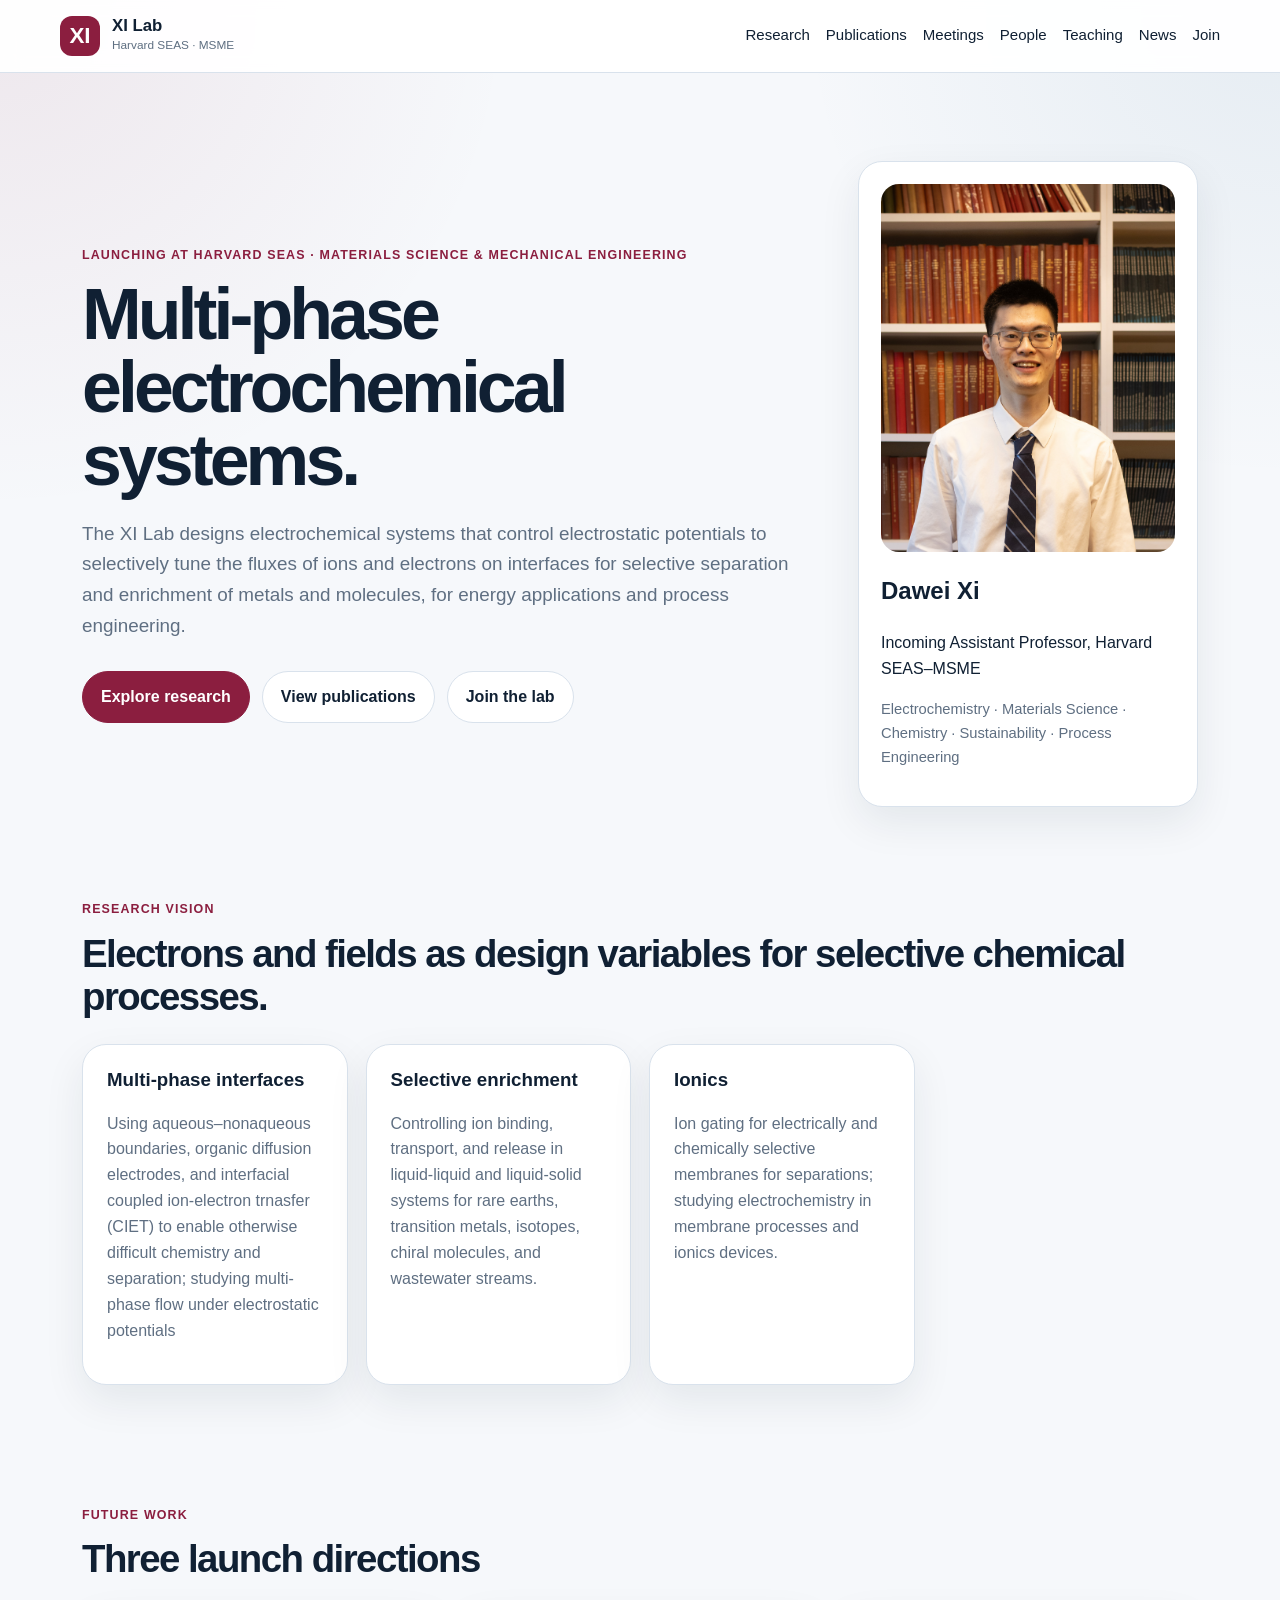
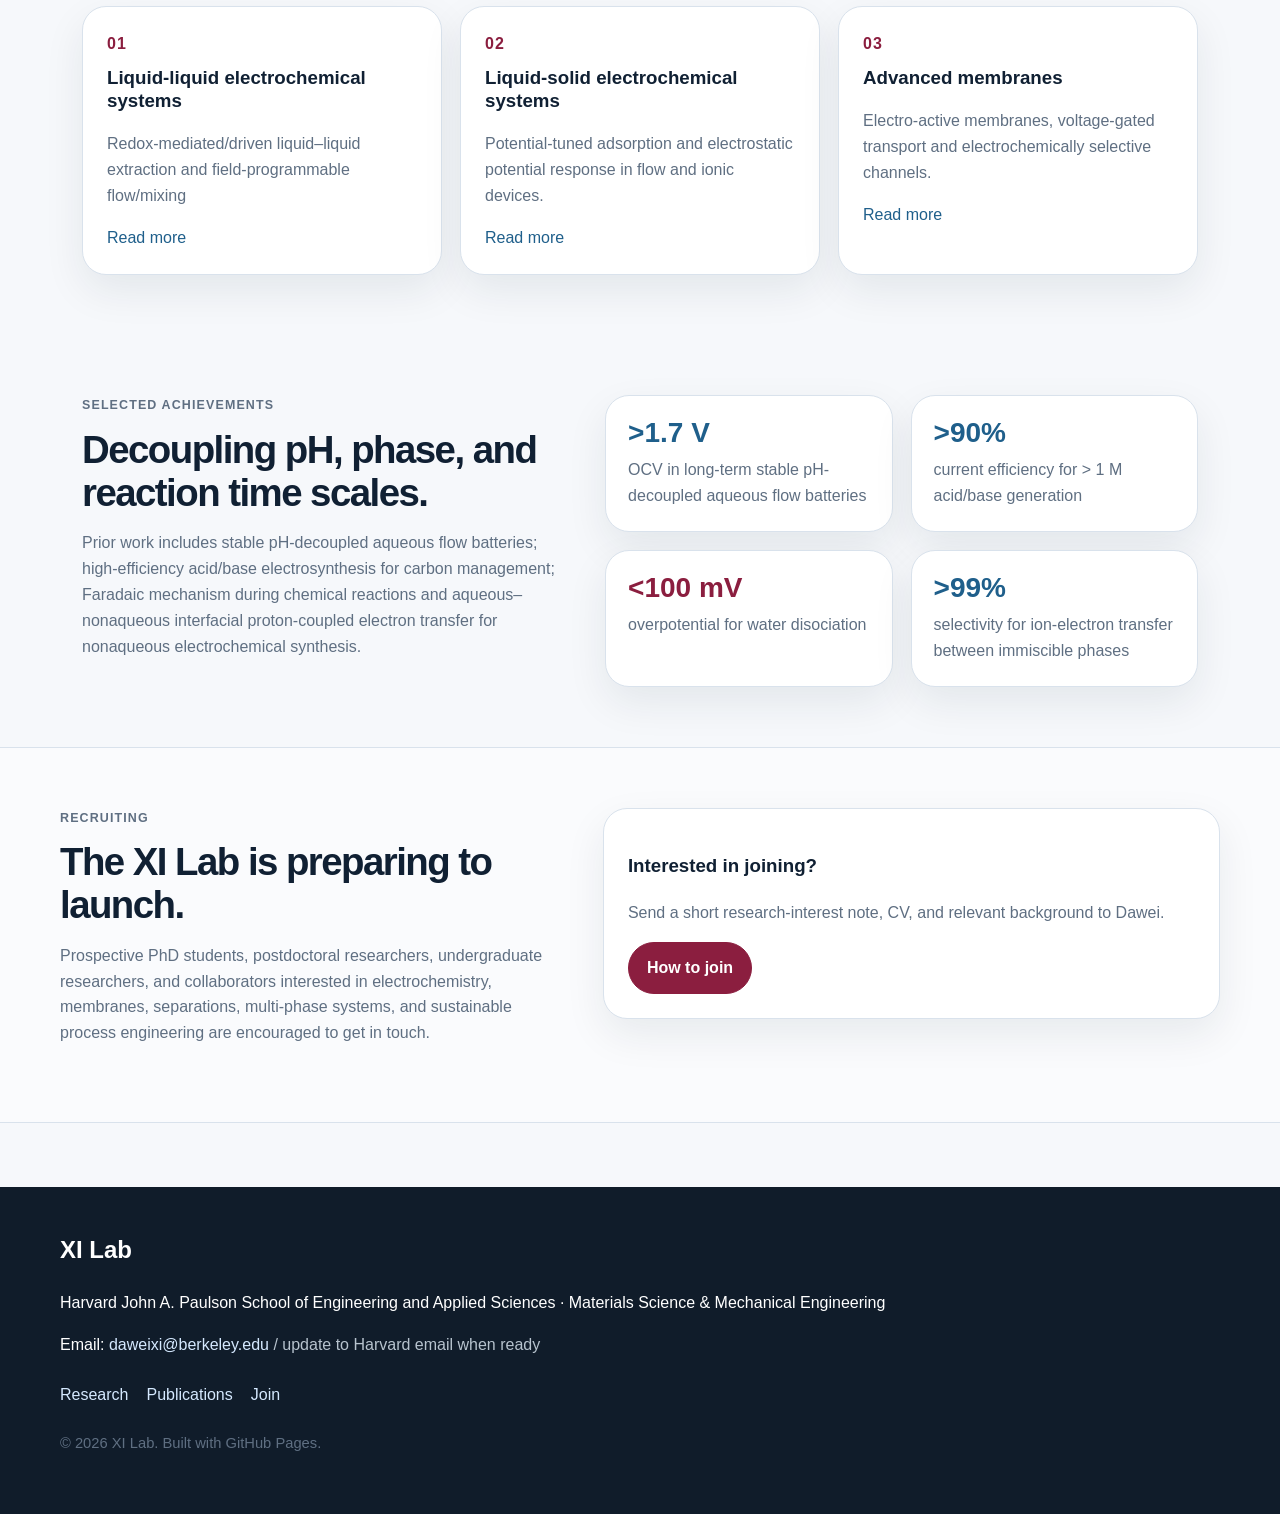
<file: index.html>
<!DOCTYPE html>
<html lang="en">
<head>
  <meta charset="UTF-8" />
  <meta name="viewport" content="width=device-width, initial-scale=1.0" />
  <title>XI Lab | Harvard SEAS</title>
  <meta name="description" content="The XI Lab at Harvard SEAS develops multi-phase electrochemical systems for selective separation, enrichment and sustainable energy." />
  <link rel="stylesheet" href="styles.css" />
</head>
<body>
  <a class="skip-link" href="#main">Skip to content</a>

  <header class="site-header">
    <a class="brand" href="index.html">
      <span class="brand-mark">XI</span>
      <span>
        <strong>XI Lab</strong>
        <small>Harvard SEAS · MSME</small>
      </span>
    </a>
    <nav class="nav" aria-label="Main navigation">
      <a href="research.html">Research</a>
      <a href="publications.html">Publications</a>
      <a href="meetings.html">Meetings</a>
      <a href="people.html">People</a>
      <a href="teaching.html">Teaching</a>
      <a href="news.html">News</a>
      <a href="join.html">Join</a>
    </nav>
  </header>

  <main id="main">
    <section class="hero">
      <div class="hero-copy">
        <p class="eyebrow">Launching at Harvard SEAS · Materials Science & Mechanical Engineering</p>
        <h1>Multi-phase electrochemical systems.</h1>
        <p class="lead">
          The XI Lab designs electrochemical systems that control electrostatic potentials to selectively tune the fluxes of ions and electrons on interfaces for selective separation and enrichment of metals and molecules, for energy applications and process engineering.
        </p>
        <div class="button-row">
          <a class="button primary" href="research.html">Explore research</a>
          <a class="button secondary" href="publications.html">View publications</a>
          <a class="button secondary" href="join.html">Join the lab</a>
        </div>
      </div>

      <aside class="hero-panel">
        <div class="portrait-frame">
          <img class="portrait-image" src="assets/image/people/daweixiportrait.jpg" alt="Dawei Xi">
        </div>
        <h2>Dawei Xi</h2>
        <p>Incoming Assistant Professor, Harvard SEAS–MSME</p>
        <p class="small">Electrochemistry · Materials Science · Chemistry · Sustainability · Process Engineering</p>
      </aside>
    </section>

    <section class="section compact">
      <div class="section-heading">
        <p class="eyebrow">Research vision</p>
        <h2>Electrons and fields as design variables for selective chemical processes.</h2>
      </div>
      <div class="feature-grid">
        <article class="feature">
          <h3>Multi-phase interfaces</h3>
          <p>Using aqueous–nonaqueous boundaries, organic diffusion electrodes, and interfacial coupled ion-electron trnasfer (CIET) to enable otherwise difficult chemistry and separation; studying multi-phase flow under electrostatic potentials</p>
        </article>
        <article class="feature">
          <h3>Selective enrichment</h3>
          <p>Controlling ion binding, transport, and release in liquid-liquid and liquid-solid systems for rare earths, transition metals, isotopes, chiral molecules, and wastewater streams.</p>
        </article>
        <article class="feature">
          <h3>Ionics</h3>
          <p>Ion gating for electrically and chemically selective membranes for separations; studying electrochemistry in membrane processes and ionics devices.</p>
        </article>
      </div>
    </section>

    <section class="section">
      <div class="section-heading">
        <p class="eyebrow">Future work</p>
        <h2>Three launch directions</h2>
      </div>
      <div class="research-cards">
        <article class="research-card">
          <div class="card-number">01</div>
          <h3>Liquid-liquid electrochemical systems</h3>
          <p>Redox-mediated/driven liquid–liquid extraction and field-programmable flow/mixing</p>
          <a href="research.html#liquid">Read more</a>
        </article>
        <article class="research-card">
          <div class="card-number">02</div>
          <h3>Liquid-solid electrochemical systems</h3>
          <p>Potential-tuned adsorption and electrostatic potential response in flow and ionic devices.</p>
          <a href="research.html#solid">Read more</a>
        </article>
        <article class="research-card">
          <div class="card-number">03</div>
          <h3>Advanced membranes</h3>
          <p>Electro-active membranes, voltage-gated transport and electrochemically selective channels.</p>
          <a href="research.html#membranes">Read more</a>
        </article>
      </div>
    </section>
    
    <section class="section split">
      <div>
        <p class="eyebrow">Selected achievements</p>
        <h2>Decoupling pH, phase, and reaction time scales.</h2>
        <p>
          Prior work includes stable pH-decoupled aqueous flow batteries;
          high-efficiency acid/base electrosynthesis for carbon management; Faradaic mechanism during chemical reactions and
          aqueous–nonaqueous interfacial proton-coupled electron transfer for nonaqueous electrochemical synthesis.
        </p>
      </div>
      <div class="stat-grid">
        <div class="stat"><strong><a href="https://www.nature.com/articles/s41560-024-01474-1">&gt;1.7 V</a></strong><span>OCV in long-term stable pH-decoupled aqueous flow batteries</span></div>
        <div class="stat"><strong><a href="https://pubs.rsc.org/en/content/articlehtml/2025/ee/d4ee05109b">&gt;90%</a></strong><span>current efficiency for > 1 M acid/base generation</span></div>
        <div class="stat"><strong>&lt;100 mV</strong><span>overpotential for water disociation</span></div>
        <div class="stat"><strong><a href="https://www.nature.com/articles/s41557-025-01940-7">&gt;99%</a></strong><span>selectivity for ion-electron transfer between immiscible phases</span></div>
      </div>
    </section>

    <section class="section split alt">
      <div>
        <p class="eyebrow">Recruiting</p>
        <h2>The XI Lab is preparing to launch.</h2>
        <p>
          Prospective PhD students, postdoctoral researchers, undergraduate researchers,
          and collaborators interested in electrochemistry, membranes, separations,
          multi-phase systems, and sustainable process engineering are encouraged to get in touch.
        </p>
      </div>
      <div class="callout">
        <h3>Interested in joining?</h3>
        <p>Send a short research-interest note, CV, and relevant background to Dawei.</p>
        <a class="button primary" href="join.html">How to join</a>
      </div>
    </section>
  </main>

  <footer class="footer">
    <div>
      <h2>XI Lab</h2>
      <p>Harvard John A. Paulson School of Engineering and Applied Sciences · Materials Science & Mechanical Engineering</p>
      <p>Email: <a href="mailto:daweixi@berkeley.edu">daweixi@berkeley.edu</a> <span class="muted">/ update to Harvard email when ready</span></p>
    </div>
    <div class="footer-links">
      <a href="research.html">Research</a>
      <a href="publications.html">Publications</a>
      <a href="join.html">Join</a>
    </div>
    <p class="small">© <span id="year"></span> XI Lab. Built with GitHub Pages.</p>
  </footer>

  <script>document.getElementById("year").textContent = new Date().getFullYear();</script>
</body>
</html>
</file>
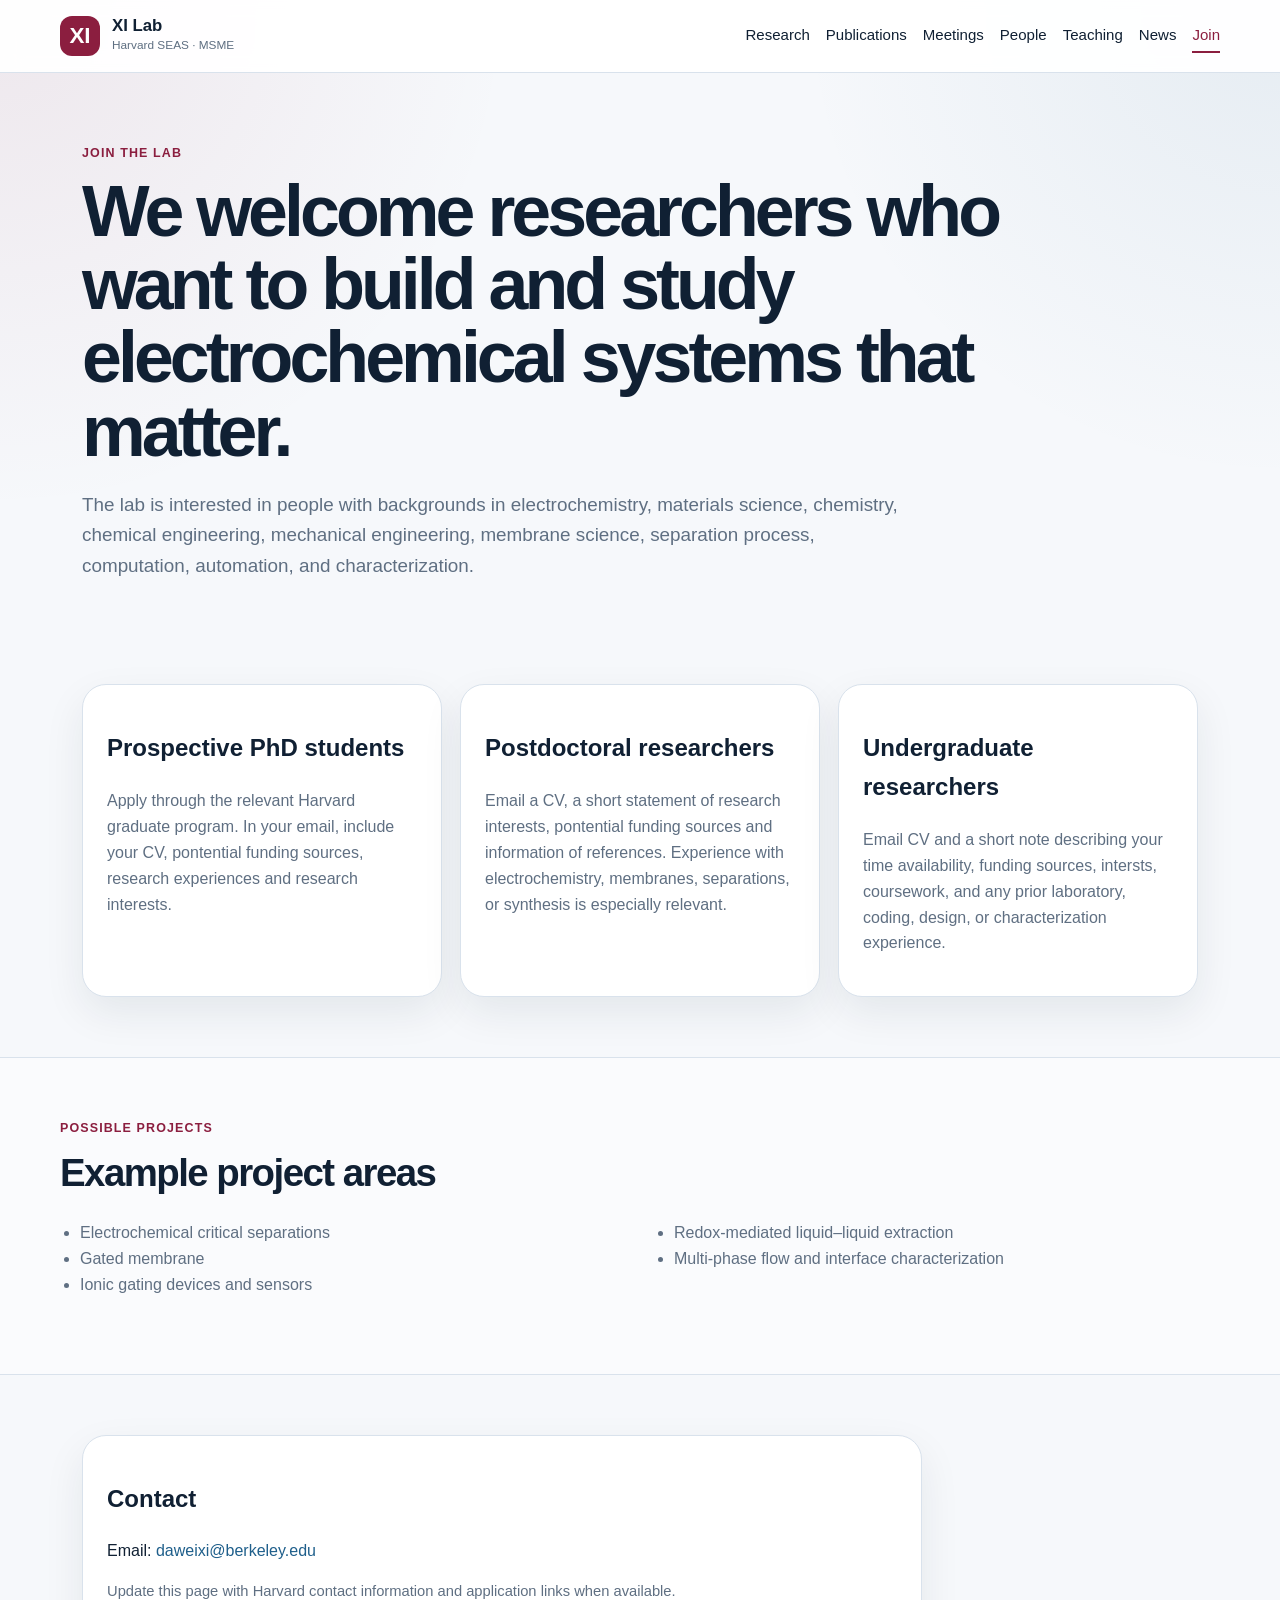
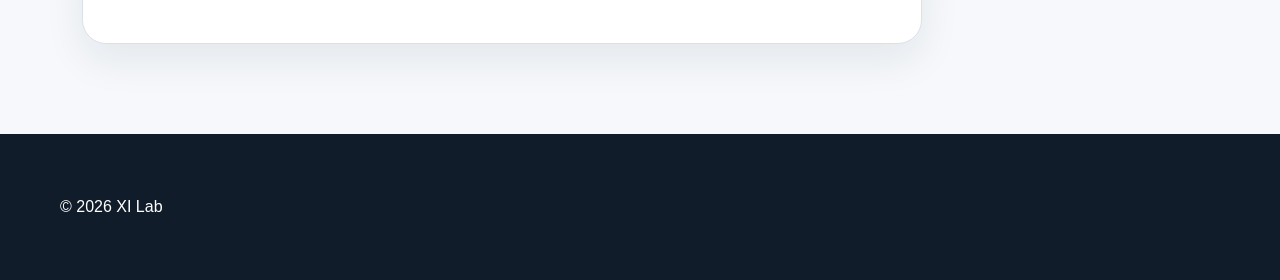
<file: join.html>
<!DOCTYPE html>
<html lang="en">
<head>
  <meta charset="UTF-8" />
  <meta name="viewport" content="width=device-width, initial-scale=1.0" />
  <title>Join | XI Lab</title>
  <meta name="description" content="Join the Xi Lab at Harvard SEAS." />
  <link rel="stylesheet" href="styles.css" />
</head>
<body>
  <header class="site-header">
    <a class="brand" href="index.html"><span class="brand-mark">XI</span><span><strong>XI Lab</strong><small>Harvard SEAS · MSME</small></span></a>
    <nav class="nav" aria-label="Main navigation">
      <a href="research.html">Research</a>
      <a href="publications.html">Publications</a>
      <a href="meetings.html">Meetings</a>
      <a href="people.html">People</a>
      <a href="teaching.html">Teaching</a>
      <a href="news.html">News</a>
      <a class="active" href="join.html">Join</a>
    </nav>
  </header>

  <main class="page">
    <section class="page-hero">
      <p class="eyebrow">Join the lab</p>
      <h1>We welcome researchers who want to build and study electrochemical systems that matter.</h1>
      <p class="lead">
        The lab is interested in people with backgrounds in electrochemistry,
        materials science, chemistry, chemical engineering, mechanical engineering,
        membrane science, separation process, computation, automation, and characterization.
      </p>
    </section>

    <section class="section">
      <div class="research-cards">
        <article class="research-card">
          <h2>Prospective PhD students</h2>
          <p>Apply through the relevant Harvard graduate program. In your email, include your CV, pontential funding sources, research experiences and research interests.</p>
        </article>
        <article class="research-card">
          <h2>Postdoctoral researchers</h2>
          <p>Email a CV, a short statement of research interests, pontential funding sources and information of references. Experience with electrochemistry, membranes, separations, or synthesis is especially relevant.</p>
        </article>
        <article class="research-card">
          <h2>Undergraduate researchers</h2>
          <p>Email CV and a short note describing your time availability, funding sources, intersts, coursework, and any prior laboratory, coding, design, or characterization experience.</p>
        </article>
      </div>
    </section>

    <section class="section alt">
      <div class="section-heading">
        <p class="eyebrow">Possible projects</p>
        <h2>Example project areas</h2>
      </div>
      <ul class="clean-list columns">
        <li>Electrochemical critical separations</li>
        <li>Gated membrane</li>
        <li>Ionic gating devices and sensors</li>
        <li>Redox-mediated liquid–liquid extraction</li>
        <li>Multi-phase flow and interface characterization</li>
      </ul>
    </section>

    <section class="section">
      <div class="callout wide">
        <h2>Contact</h2>
        <p>Email: <a href="mailto:daweixi@berkeley.edu">daweixi@berkeley.edu</a></p>
        <p class="small">Update this page with Harvard contact information and application links when available.</p>
      </div>
    </section>
  </main>

  <footer class="footer small-footer"><p>© <span id="year"></span> XI Lab</p></footer>
  <script>document.getElementById("year").textContent = new Date().getFullYear();</script>
</body>
</html>
</file>
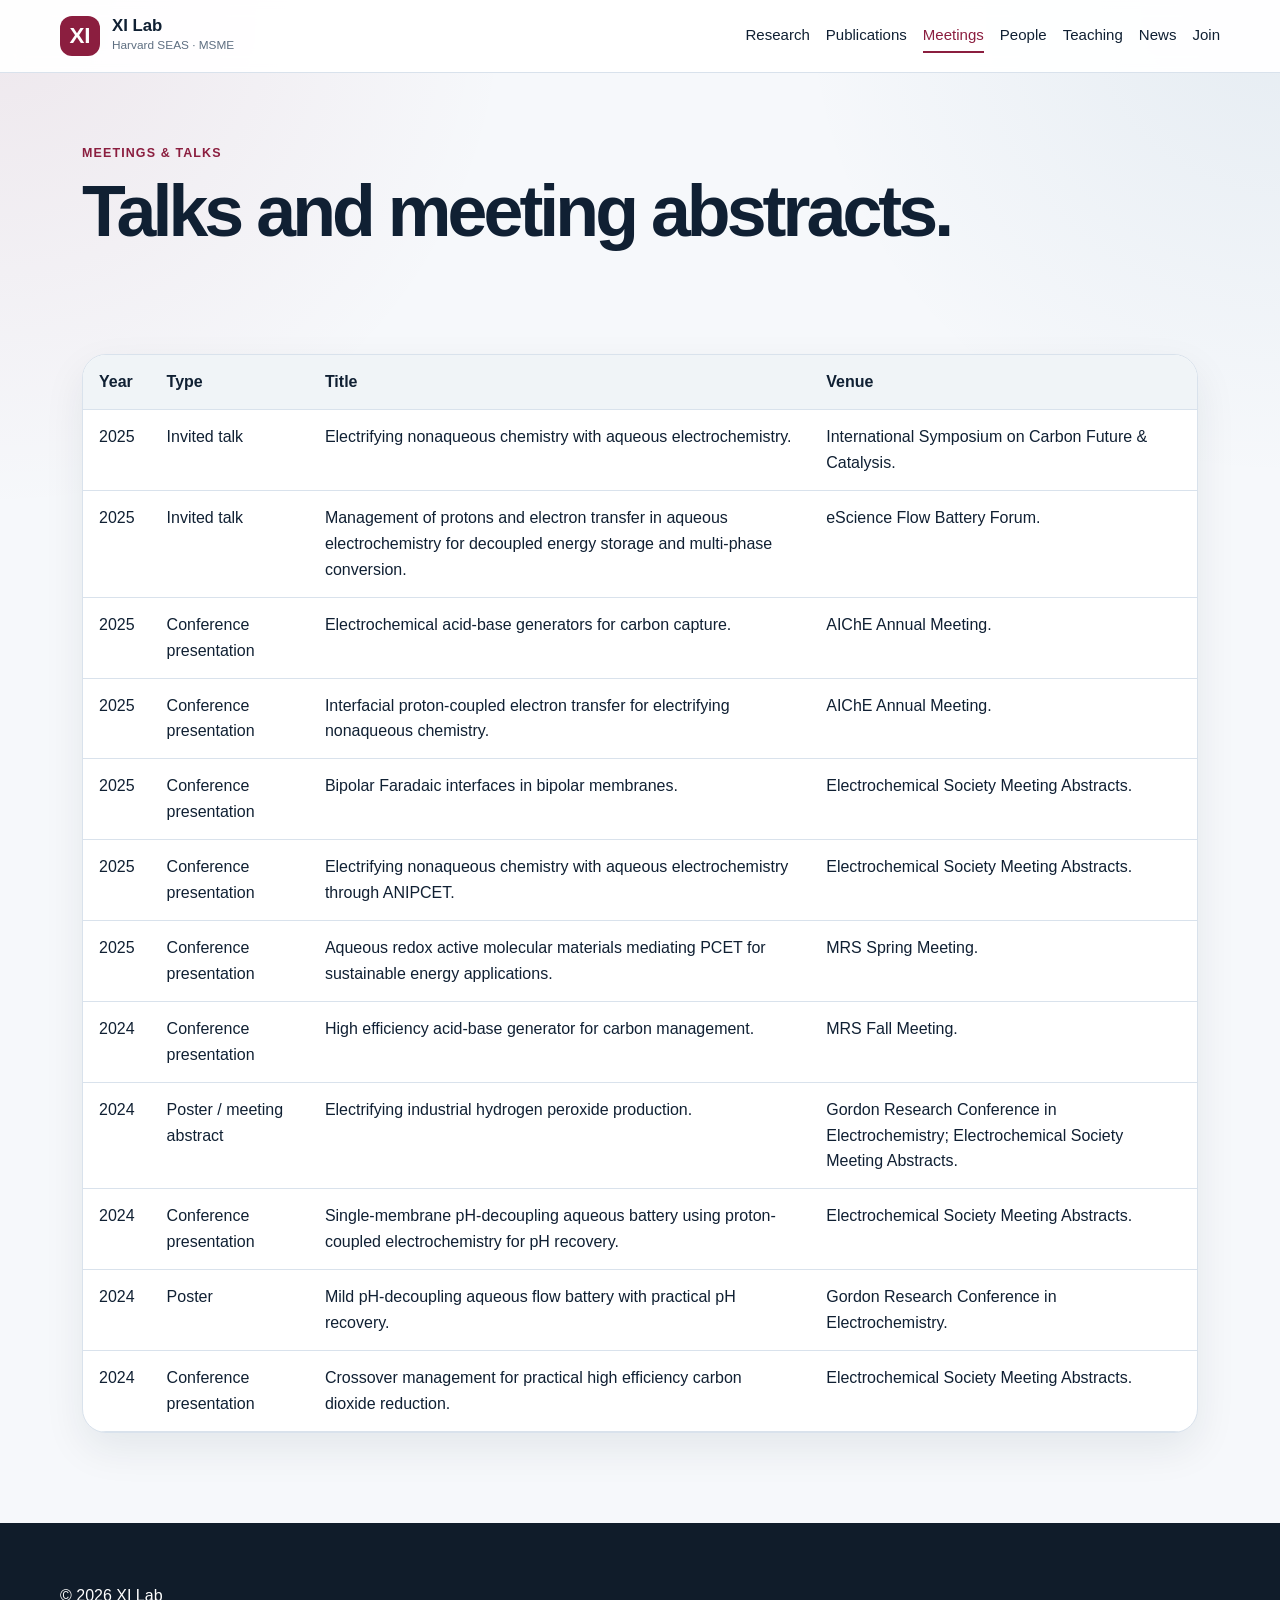
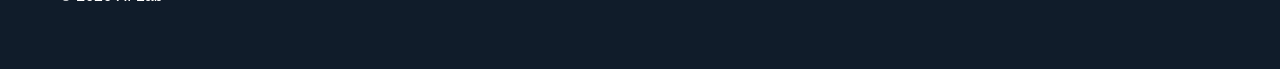
<file: meetings.html>
<!DOCTYPE html>
<html lang="en">
<head>
  <meta charset="UTF-8" />
  <meta name="viewport" content="width=device-width, initial-scale=1.0" />
  <title>Meetings & Talks | XI Lab</title>
  <meta name="description" content="Meetings, invited talks, and conference presentations from the Xi Lab." />
  <link rel="stylesheet" href="styles.css" />
</head>
<body>
  <header class="site-header">
    <a class="brand" href="index.html"><span class="brand-mark">XI</span><span><strong>XI Lab</strong><small>Harvard SEAS · MSME</small></span></a>
    <nav class="nav" aria-label="Main navigation">
      <a href="research.html">Research</a>
      <a href="publications.html">Publications</a>
      <a class="active" href="meetings.html">Meetings</a>
      <a href="people.html">People</a>
      <a href="teaching.html">Teaching</a>
      <a href="news.html">News</a>
      <a href="join.html">Join</a>
    </nav>
  </header>
  <main class="page">
    <section class="page-hero">
      <p class="eyebrow">Meetings & talks</p>
      <h1>Talks and meeting abstracts.</h1>
    </section>
    <section class="section">
      <div class="table-wrap">
        <table class="talk-table">
          <thead><tr><th>Year</th><th>Type</th><th>Title</th><th>Venue</th></tr></thead>
          <tbody><tr><td>2025</td><td>Invited talk</td><td>Electrifying nonaqueous chemistry with aqueous electrochemistry.</td><td>International Symposium on Carbon Future &amp; Catalysis.</td></tr>
<tr><td>2025</td><td>Invited talk</td><td>Management of protons and electron transfer in aqueous electrochemistry for decoupled energy storage and multi-phase conversion.</td><td>eScience Flow Battery Forum.</td></tr>
<tr><td>2025</td><td>Conference presentation</td><td>Electrochemical acid-base generators for carbon capture.</td><td>AIChE Annual Meeting.</td></tr>
<tr><td>2025</td><td>Conference presentation</td><td>Interfacial proton-coupled electron transfer for electrifying nonaqueous chemistry.</td><td>AIChE Annual Meeting.</td></tr>
<tr><td>2025</td><td>Conference presentation</td><td>Bipolar Faradaic interfaces in bipolar membranes.</td><td>Electrochemical Society Meeting Abstracts.</td></tr>
<tr><td>2025</td><td>Conference presentation</td><td>Electrifying nonaqueous chemistry with aqueous electrochemistry through ANIPCET.</td><td>Electrochemical Society Meeting Abstracts.</td></tr>
<tr><td>2025</td><td>Conference presentation</td><td>Aqueous redox active molecular materials mediating PCET for sustainable energy applications.</td><td>MRS Spring Meeting.</td></tr>
<tr><td>2024</td><td>Conference presentation</td><td>High efficiency acid-base generator for carbon management.</td><td>MRS Fall Meeting.</td></tr>
<tr><td>2024</td><td>Poster / meeting abstract</td><td>Electrifying industrial hydrogen peroxide production.</td><td>Gordon Research Conference in Electrochemistry; Electrochemical Society Meeting Abstracts.</td></tr>
<tr><td>2024</td><td>Conference presentation</td><td>Single-membrane pH-decoupling aqueous battery using proton-coupled electrochemistry for pH recovery.</td><td>Electrochemical Society Meeting Abstracts.</td></tr>
<tr><td>2024</td><td>Poster</td><td>Mild pH-decoupling aqueous flow battery with practical pH recovery.</td><td>Gordon Research Conference in Electrochemistry.</td></tr>
<tr><td>2024</td><td>Conference presentation</td><td>Crossover management for practical high efficiency carbon dioxide reduction.</td><td>Electrochemical Society Meeting Abstracts.</td></tr></tbody>
        </table>
      </div>
    </section>
  </main>
  <footer class="footer small-footer"><p>© <span id="year"></span> XI Lab</p></footer>
  <script>document.getElementById("year").textContent = new Date().getFullYear();</script>
</body>
</html>
</file>
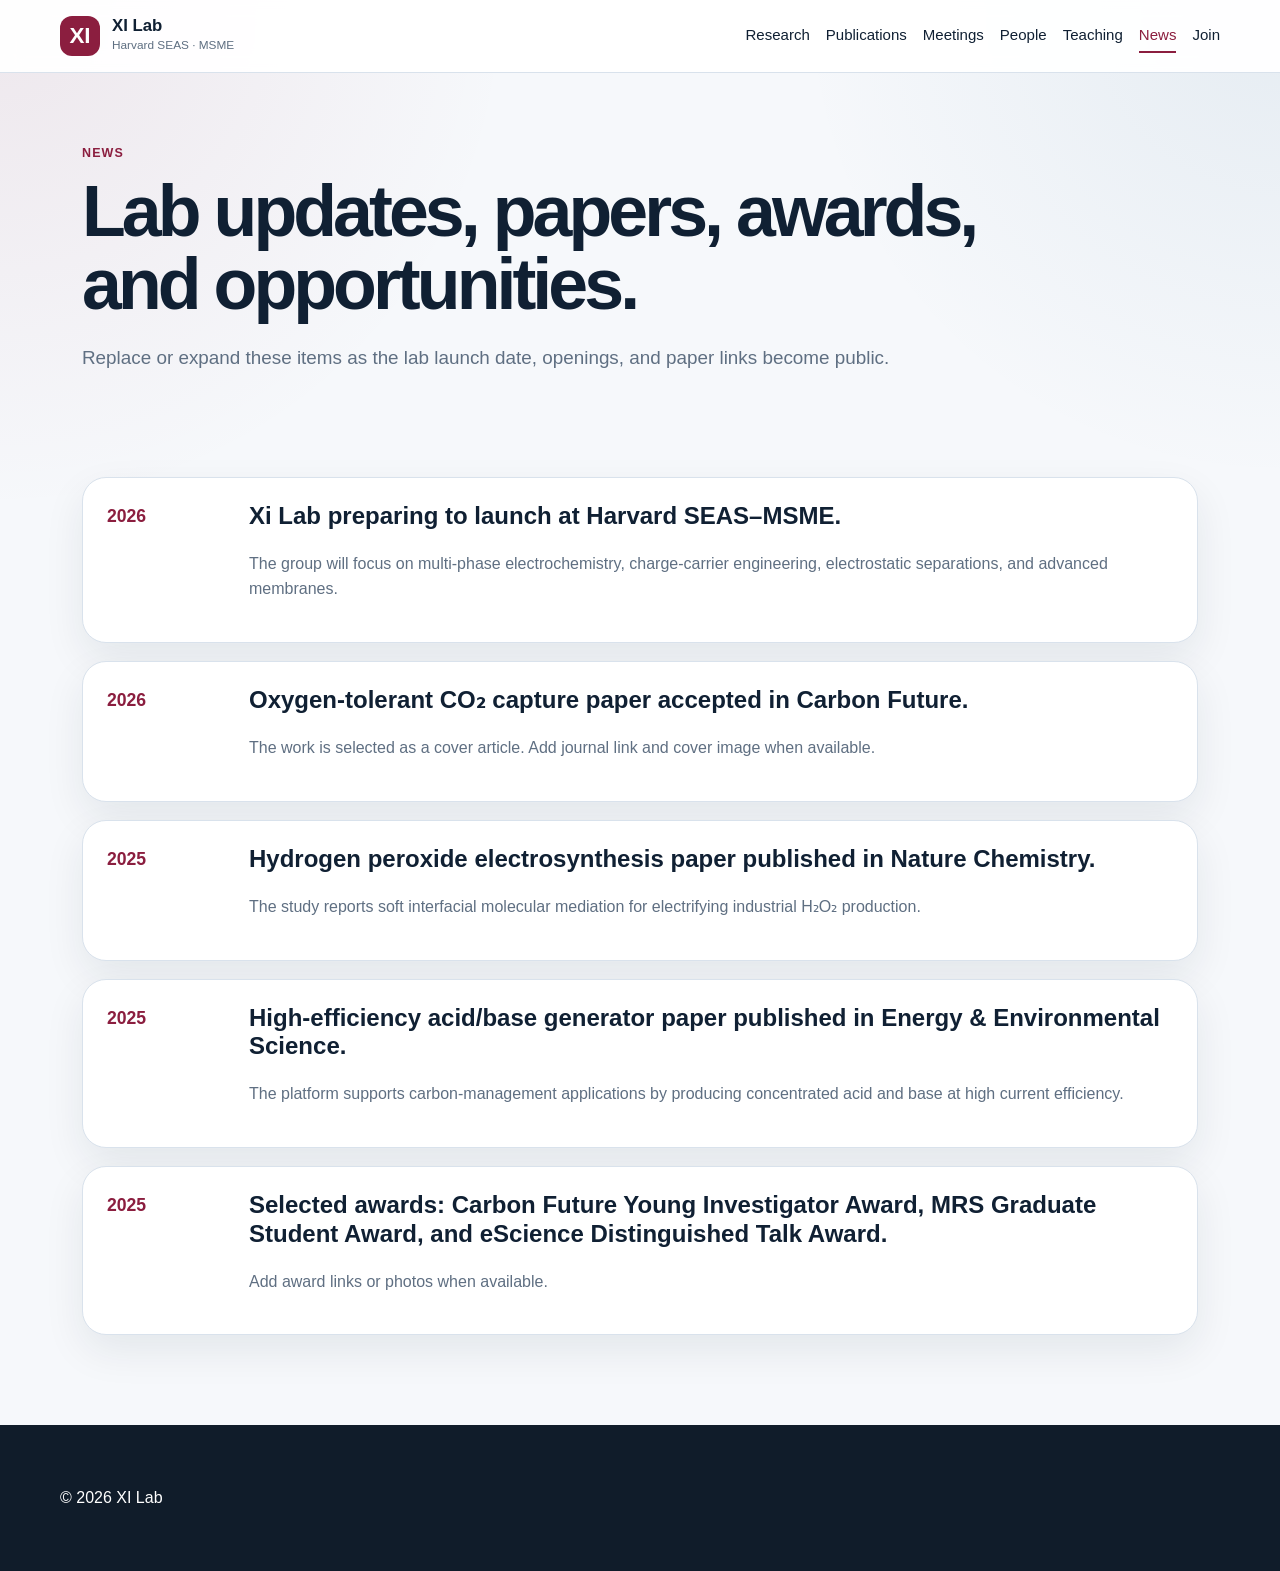
<file: news.html>
<!DOCTYPE html>
<html lang="en">
<head>
  <meta charset="UTF-8" />
  <meta name="viewport" content="width=device-width, initial-scale=1.0" />
  <title>News | XI Lab</title>
  <meta name="description" content="News from the Xi Lab." />
  <link rel="stylesheet" href="styles.css" />
</head>
<body>
  <header class="site-header">
    <a class="brand" href="index.html"><span class="brand-mark">XI</span><span><strong>XI Lab</strong><small>Harvard SEAS · MSME</small></span></a>
    <nav class="nav" aria-label="Main navigation">
      <a href="research.html">Research</a>
      <a href="publications.html">Publications</a>
      <a href="meetings.html">Meetings</a>
      <a href="people.html">People</a>
      <a href="teaching.html">Teaching</a>
      <a class="active" href="news.html">News</a>
      <a href="join.html">Join</a>
    </nav>
  </header>

  <main class="page">
    <section class="page-hero">
      <p class="eyebrow">News</p>
      <h1>Lab updates, papers, awards, and opportunities.</h1>
      <p class="lead">Replace or expand these items as the lab launch date, openings, and paper links become public.</p>
    </section>

    <section class="section">
      <div class="news-list">
        <article class="news-item">
          <time>2026</time>
          <div>
            <h2>Xi Lab preparing to launch at Harvard SEAS–MSME.</h2>
            <p>The group will focus on multi-phase electrochemistry, charge-carrier engineering, electrostatic separations, and advanced membranes.</p>
          </div>
        </article>
        <article class="news-item">
          <time>2026</time>
          <div>
            <h2>Oxygen-tolerant CO₂ capture paper accepted in Carbon Future.</h2>
            <p>The work is selected as a cover article. Add journal link and cover image when available.</p>
          </div>
        </article>
        <article class="news-item">
          <time>2025</time>
          <div>
            <h2>Hydrogen peroxide electrosynthesis paper published in Nature Chemistry.</h2>
            <p>The study reports soft interfacial molecular mediation for electrifying industrial H₂O₂ production.</p>
          </div>
        </article>
        <article class="news-item">
          <time>2025</time>
          <div>
            <h2>High-efficiency acid/base generator paper published in Energy & Environmental Science.</h2>
            <p>The platform supports carbon-management applications by producing concentrated acid and base at high current efficiency.</p>
          </div>
        </article>
        <article class="news-item">
          <time>2025</time>
          <div>
            <h2>Selected awards: Carbon Future Young Investigator Award, MRS Graduate Student Award, and eScience Distinguished Talk Award.</h2>
            <p>Add award links or photos when available.</p>
          </div>
        </article>
      </div>
    </section>
  </main>

  <footer class="footer small-footer"><p>© <span id="year"></span> XI Lab</p></footer>
  <script>document.getElementById("year").textContent = new Date().getFullYear();</script>
</body>
</html>
</file>
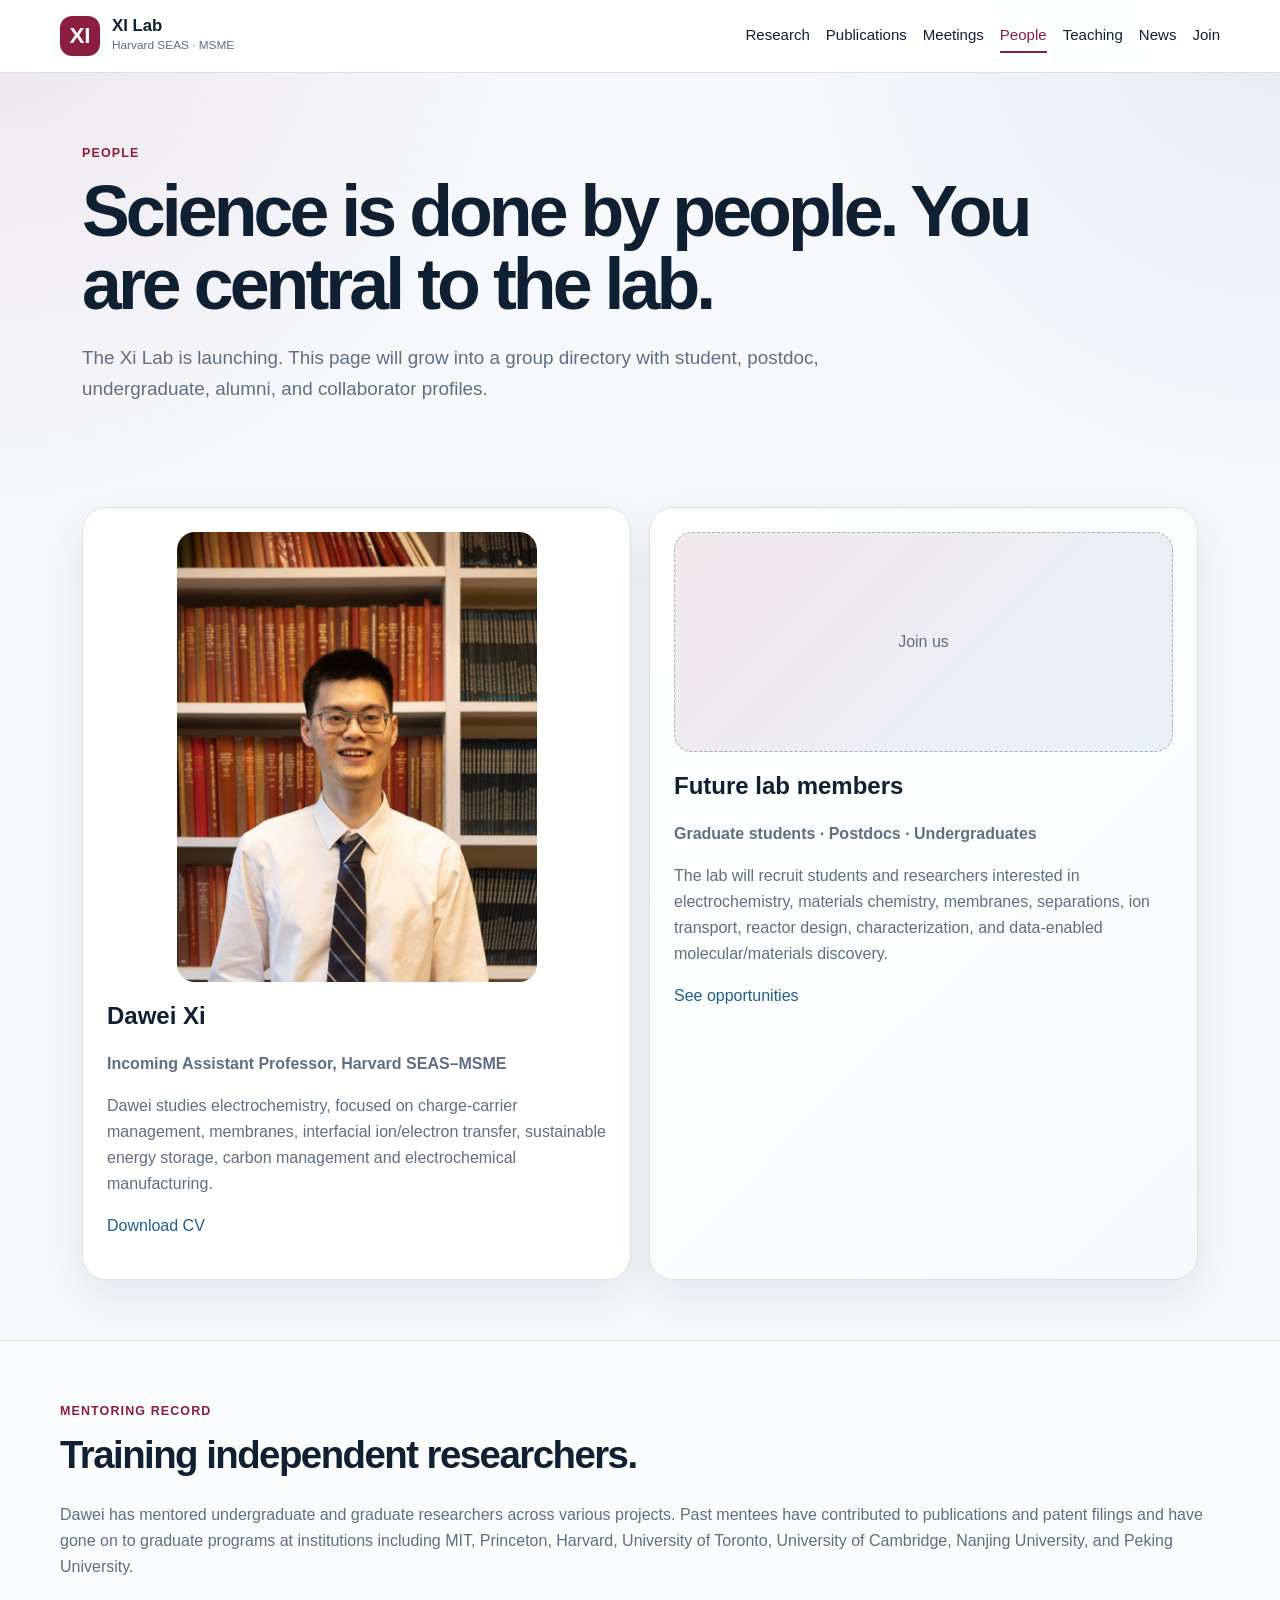
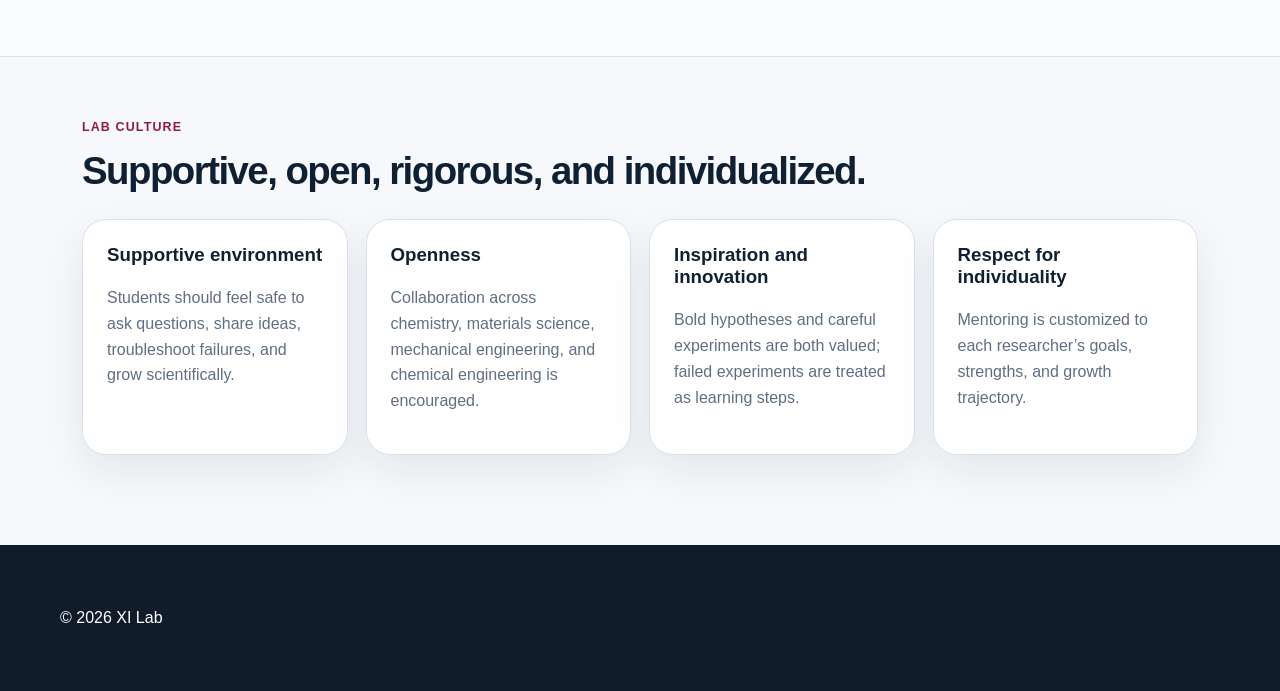
<file: people.html>
<!DOCTYPE html>
<html lang="en">
<head>
  <meta charset="UTF-8" />
  <meta name="viewport" content="width=device-width, initial-scale=1.0" />
  <title>People | XI Lab</title>
  <meta name="description" content="People and mentoring in the Xi Lab." />
  <link rel="stylesheet" href="styles.css" />
</head>
<body>
  <header class="site-header">
    <a class="brand" href="index.html"><span class="brand-mark">XI</span><span><strong>XI Lab</strong><small>Harvard SEAS · MSME</small></span></a>
    <nav class="nav" aria-label="Main navigation">
      <a href="research.html">Research</a>
      <a href="publications.html">Publications</a>
      <a href="meetings.html">Meetings</a>
      <a class="active" href="people.html">People</a>
      <a href="teaching.html">Teaching</a>
      <a href="news.html">News</a>
      <a href="join.html">Join</a>
    </nav>
  </header>

  <main class="page">
    <section class="page-hero">
      <p class="eyebrow">People</p>
      <h1>Science is done by people. You are central to the lab.</h1>
      <p class="lead">
        The Xi Lab is launching. This page will grow into a group directory with
        student, postdoc, undergraduate, alumni, and collaborator profiles.
      </p>
    </section>

    <section class="section">
      <div class="people-grid">
        <article class="person-card">
          <img class="portrait-image" src="assets/image/people/daweixiportrait.jpg" alt="Dawei Xi">
          <h2>Dawei Xi</h2>
          <p class="role">Incoming Assistant Professor, Harvard SEAS–MSME</p>
          <p>
            Dawei studies electrochemistry, focused on charge-carrier management, membranes,
            interfacial ion/electron transfer, sustainable energy storage, carbon
            management and electrochemical manufacturing.
          </p>
          <p><a href="assets/docs/Dawei_Xi_CV.pdf">Download CV</a></p>
        </article>
        <article class="person-card muted-card">
          <div class="person-photo">Join us</div>
          <h2>Future lab members</h2>
          <p class="role">Graduate students · Postdocs · Undergraduates</p>
          <p>
            The lab will recruit students and researchers interested in electrochemistry,
            materials chemistry, membranes, separations, ion transport, reactor design,
            characterization, and data-enabled molecular/materials discovery.
          </p>
          <p><a href="join.html">See opportunities</a></p>
        </article>
      </div>
    </section>

    <section class="section alt">
      <div class="section-heading">
        <p class="eyebrow">Mentoring record</p>
        <h2>Training independent researchers.</h2>
      </div>
      <p class="wide-text">
        Dawei has mentored undergraduate and graduate researchers across various projects. Past mentees
        have contributed to publications and patent filings and have gone on to graduate
        programs at institutions including MIT, Princeton, Harvard, University of Toronto,
        University of Cambridge, Nanjing University, and Peking University.
      </p>
    </section>

    <section class="section">
      <div class="section-heading">
        <p class="eyebrow">Lab culture</p>
        <h2>Supportive, open, rigorous, and individualized.</h2>
      </div>
      <div class="feature-grid">
        <article class="feature"><h3>Supportive environment</h3><p>Students should feel safe to ask questions, share ideas, troubleshoot failures, and grow scientifically.</p></article>
        <article class="feature"><h3>Openness</h3><p>Collaboration across chemistry, materials science, mechanical engineering, and chemical engineering is encouraged.</p></article>
        <article class="feature"><h3>Inspiration and innovation</h3><p>Bold hypotheses and careful experiments are both valued; failed experiments are treated as learning steps.</p></article>
        <article class="feature"><h3>Respect for individuality</h3><p>Mentoring is customized to each researcher’s goals, strengths, and growth trajectory.</p></article>
      </div>
    </section>
  </main>

  <footer class="footer small-footer"><p>© <span id="year"></span> XI Lab</p></footer>
  <script>document.getElementById("year").textContent = new Date().getFullYear();</script>
</body>
</html>
</file>
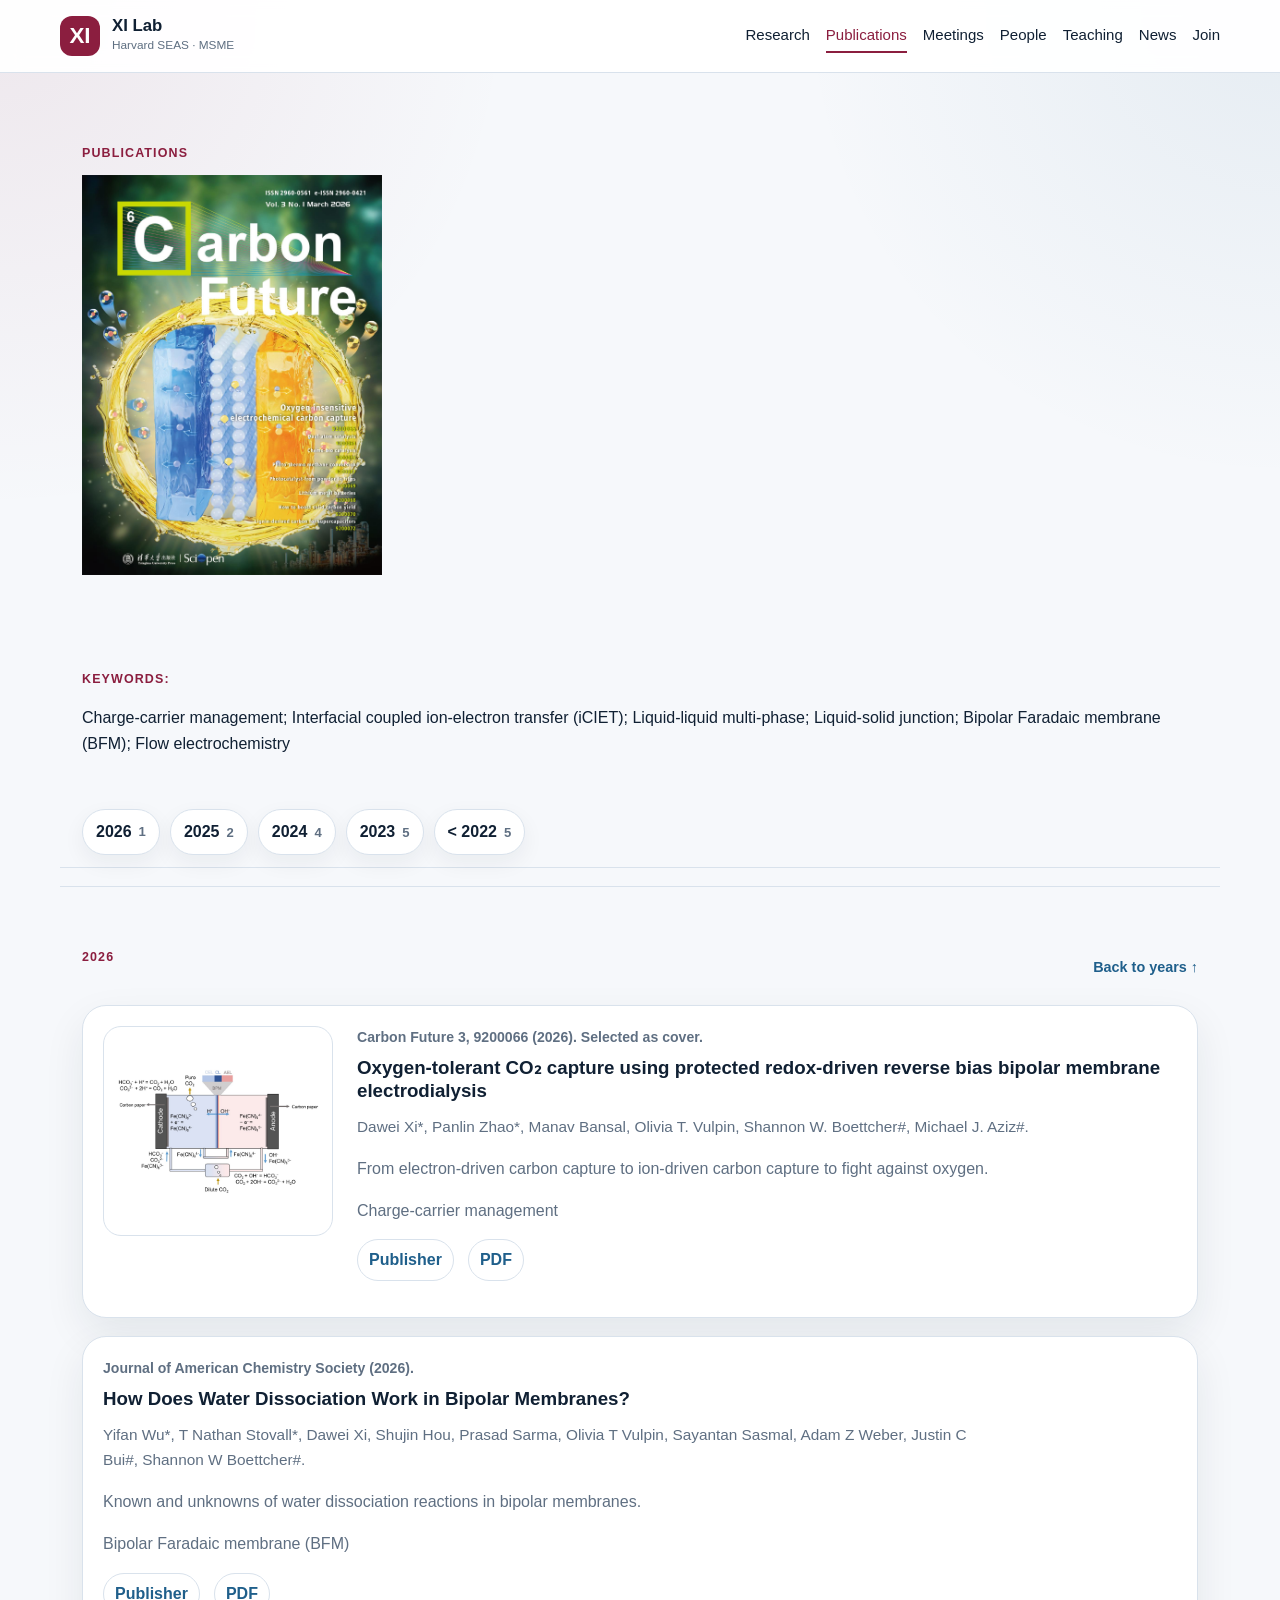
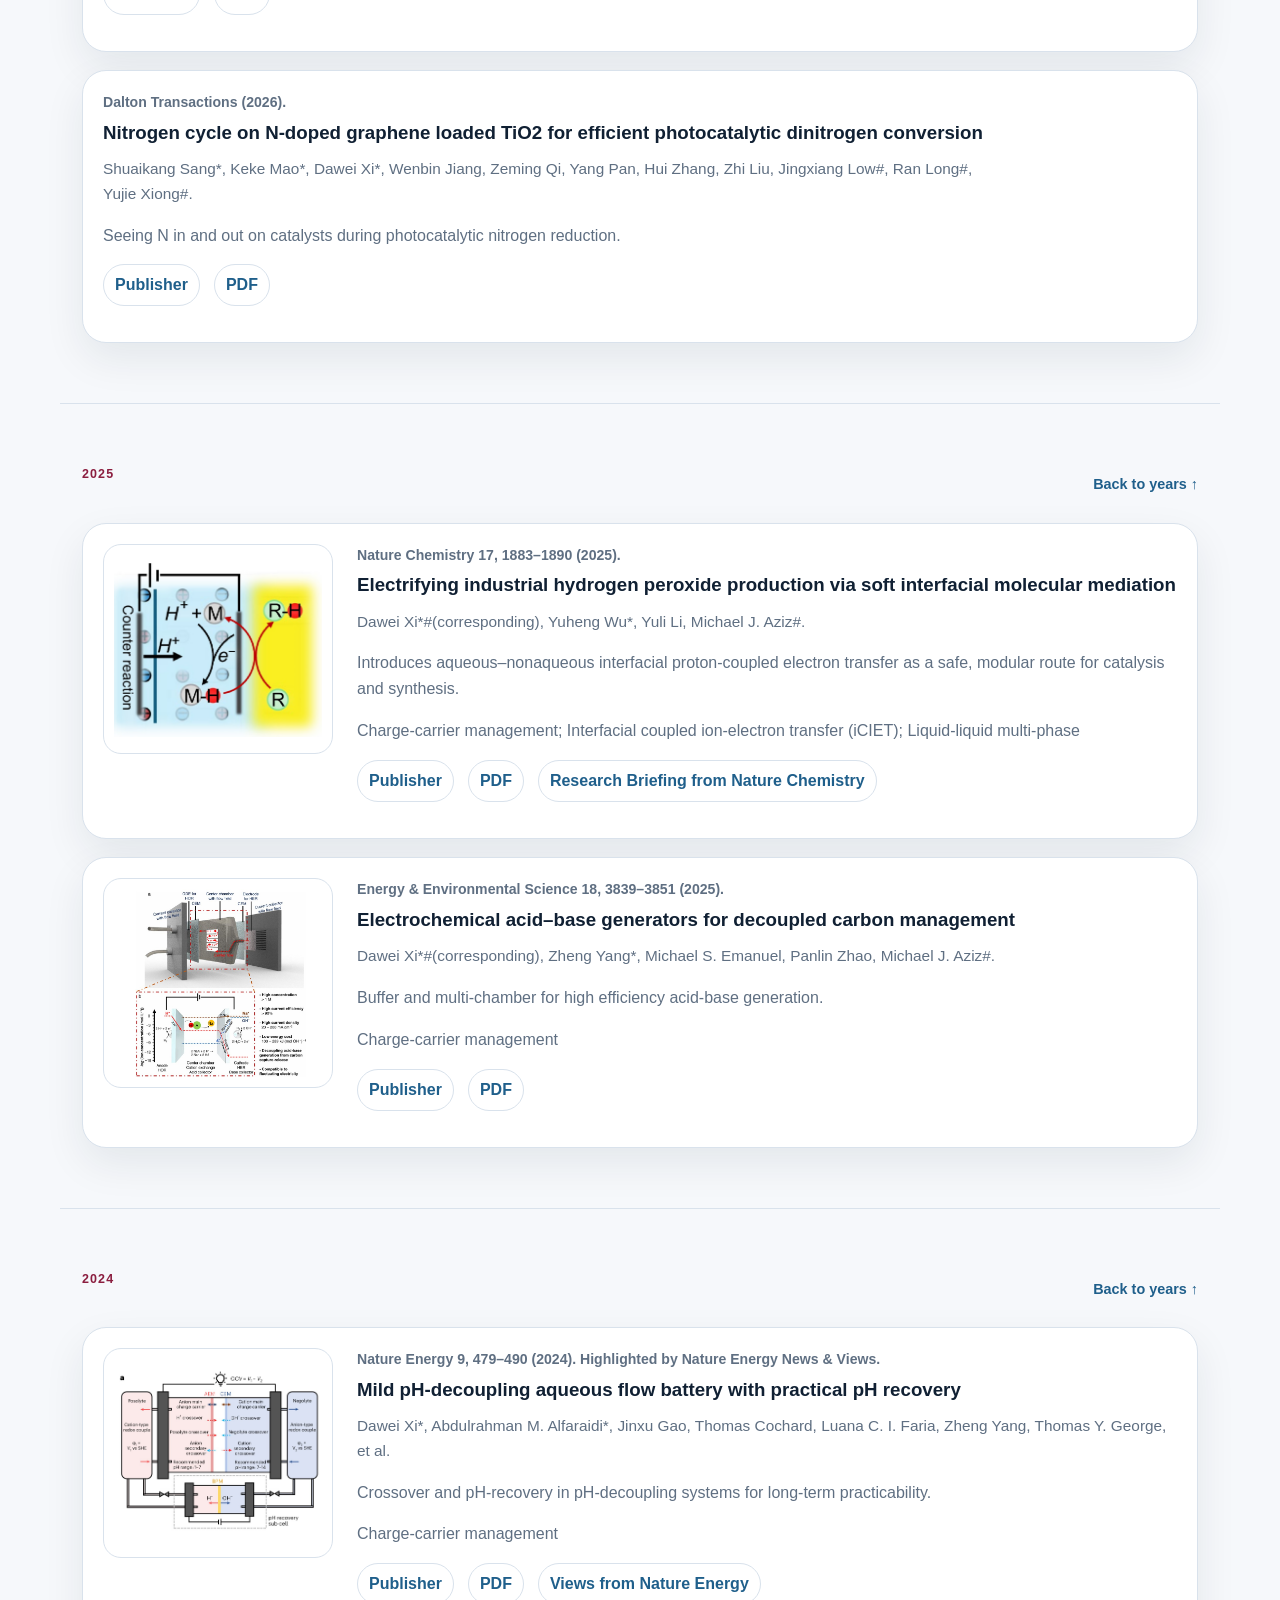
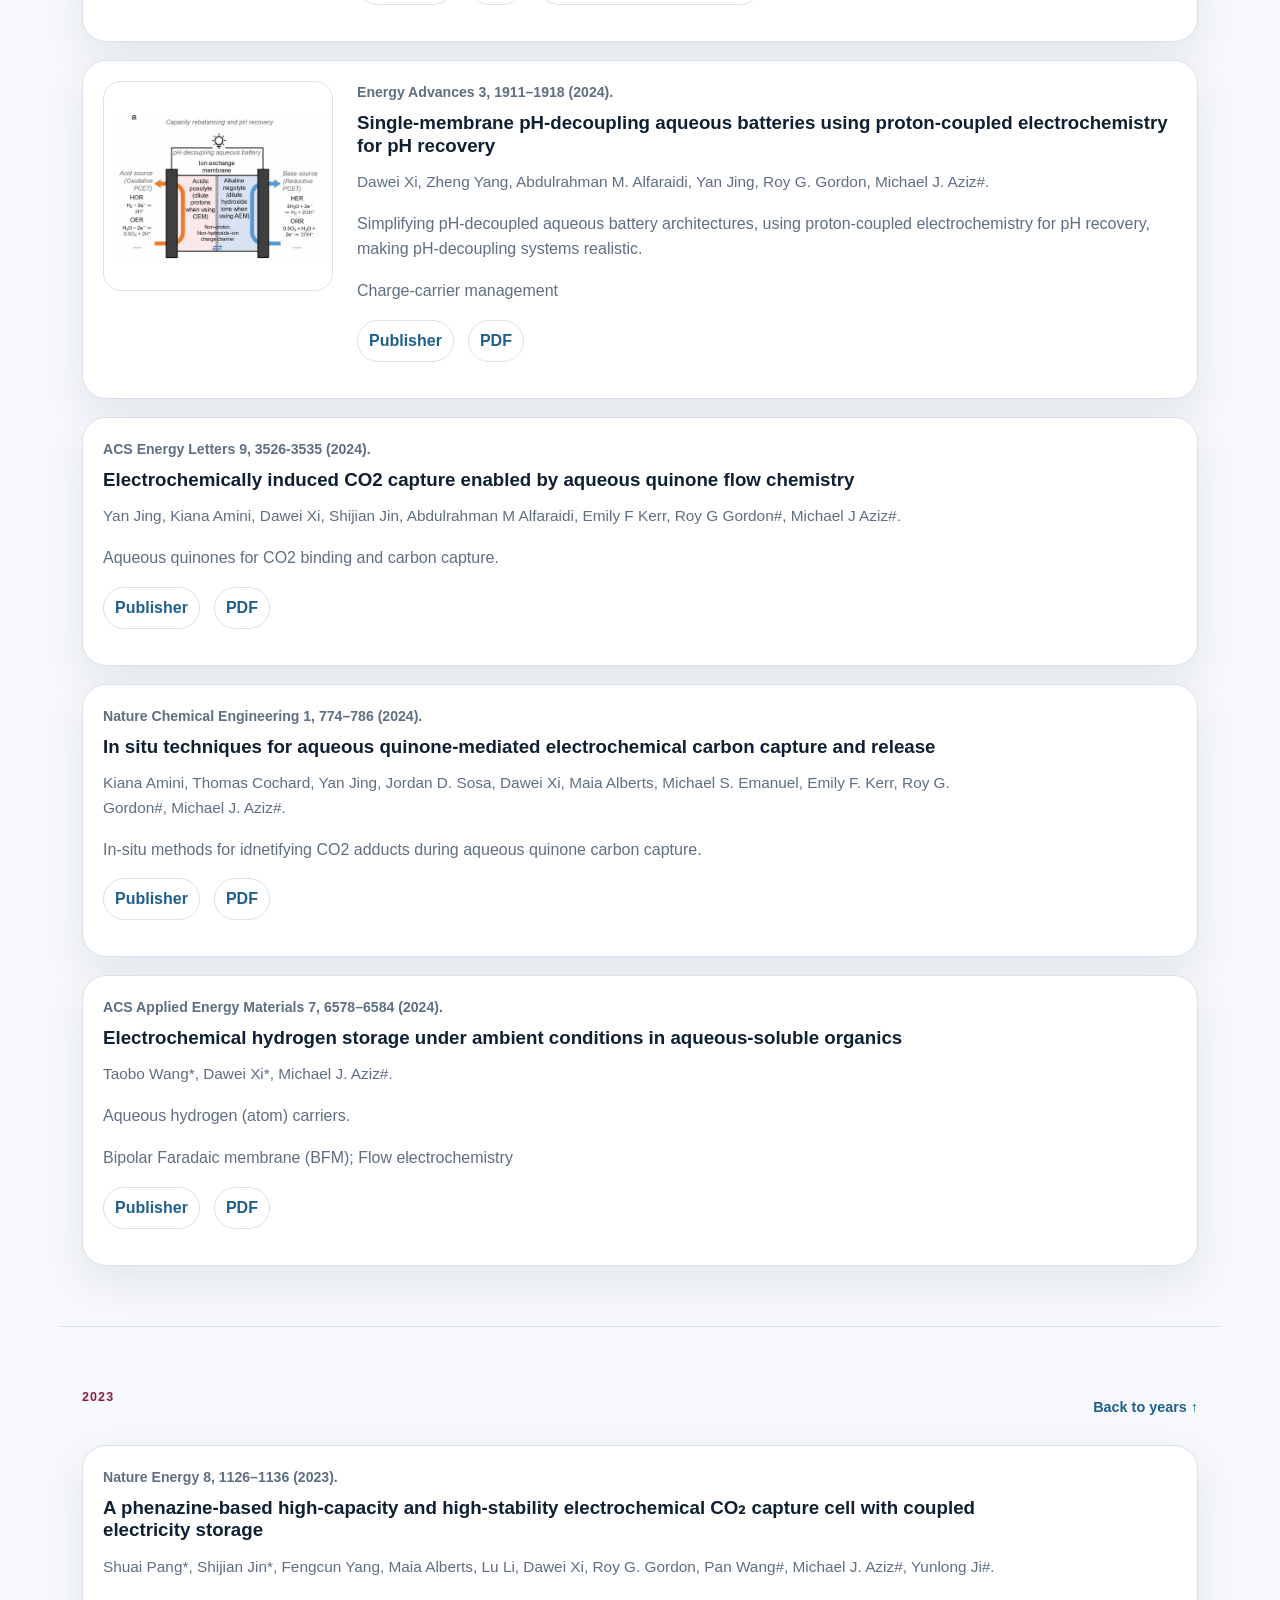
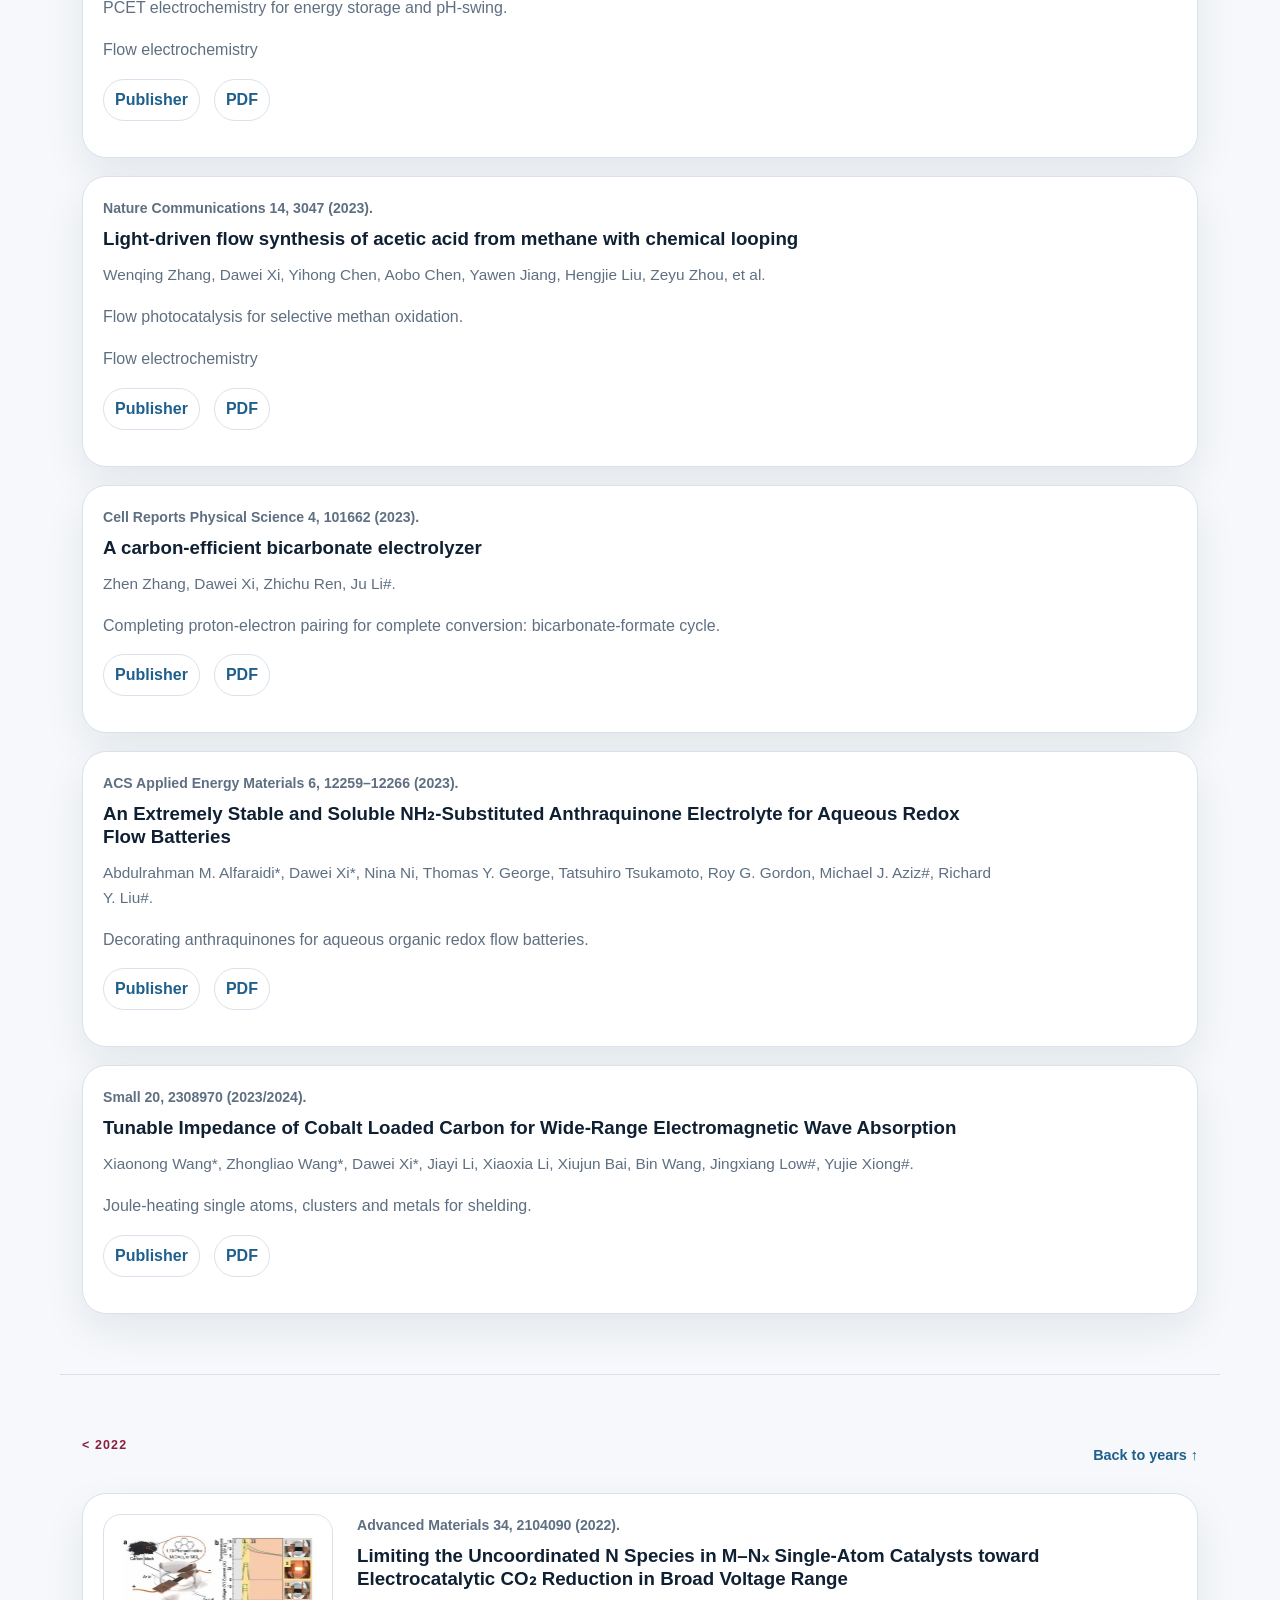
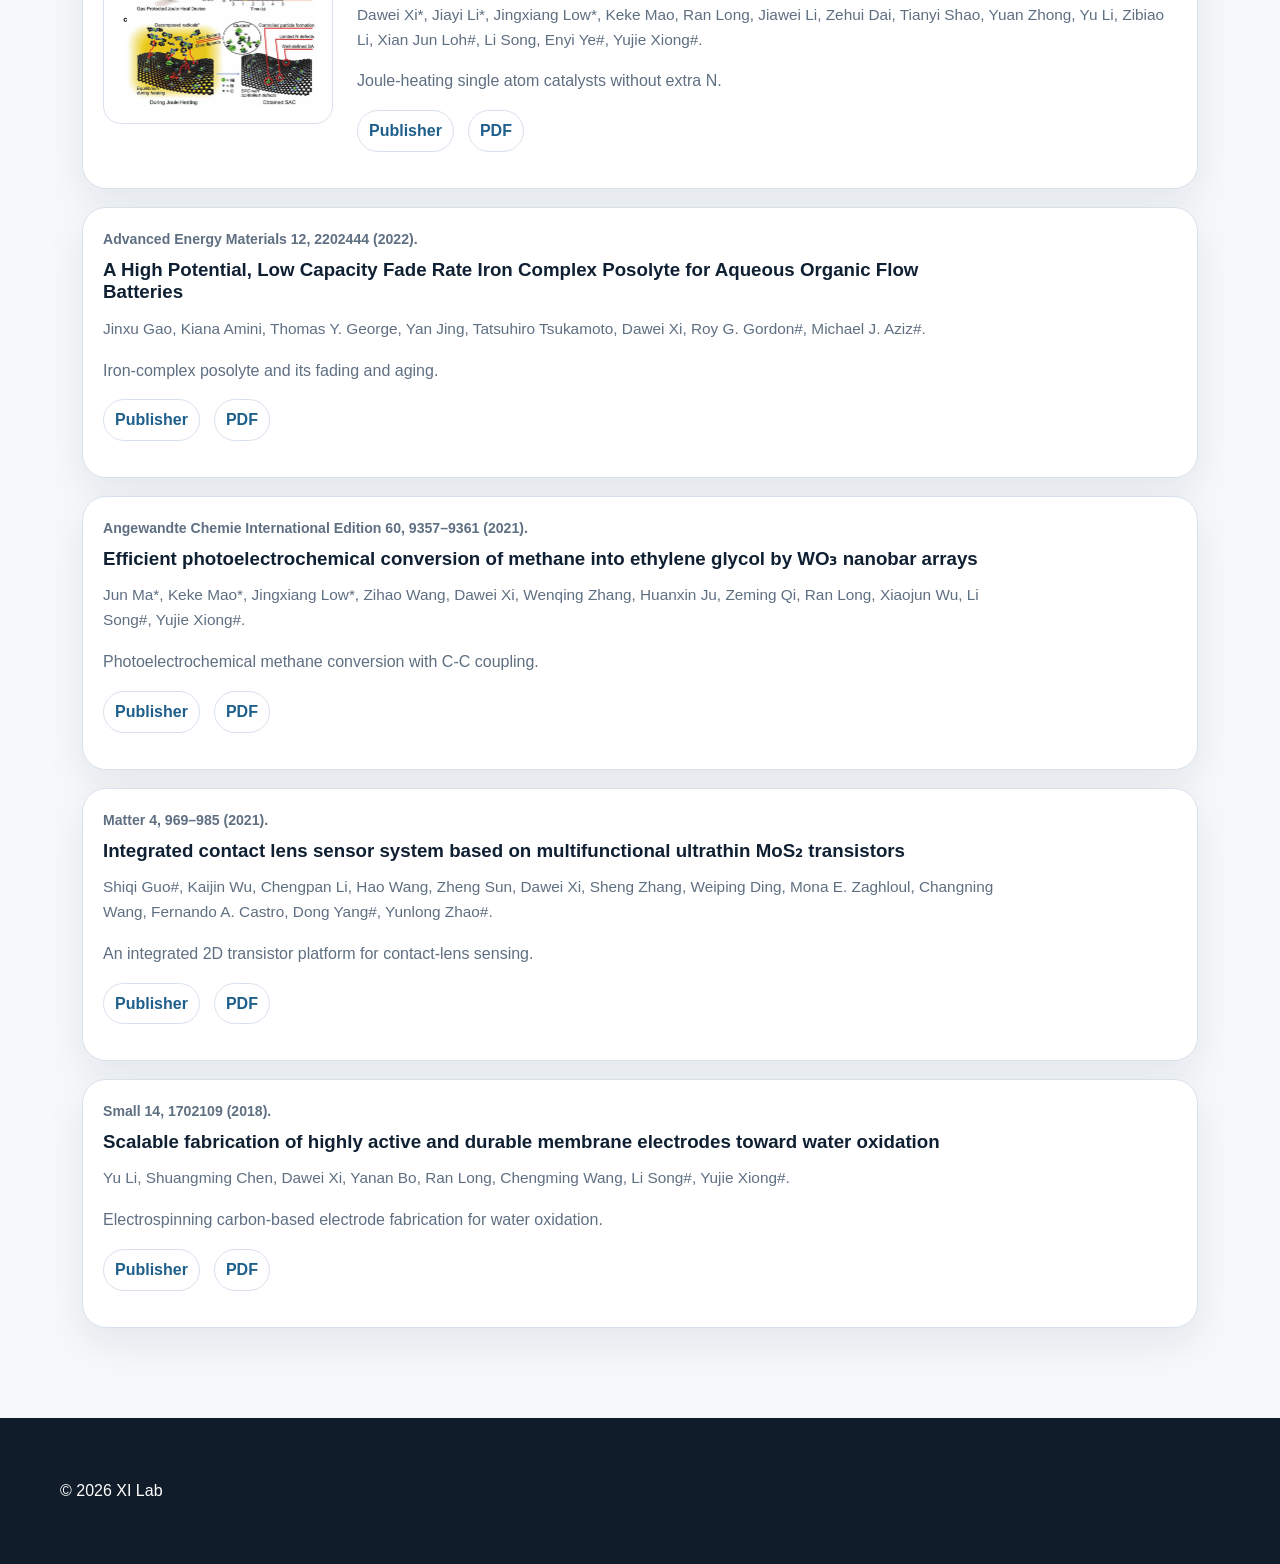
<file: publications.html>
<!DOCTYPE html>
<html lang="en">
<head>
  <meta charset="UTF-8" />
  <meta name="viewport" content="width=device-width, initial-scale=1.0" />
  <title>Publications | XI Lab</title>
  <meta name="description" content="Publications from Dawei Xi and collaborators, organized by year with publisher links, uploaded PDF links, and TOC figure positions." />
  <link rel="stylesheet" href="styles.css" />

  <style>
    html { scroll-padding-top: 110px; }
    .publication-help { max-width: var(--max); margin: 0 auto; padding: 0 22px 24px; }
    .publication-help-inner {
      background: #ffffff; border: 1px solid var(--line); border-radius: var(--radius);
      box-shadow: var(--shadow); padding: 18px 20px; color: var(--muted);
    }
    .publication-help code { background: #f0f4f7; color: var(--ink); padding: 2px 5px; border-radius: 6px; }
    .year-nav {
      position: sticky; top: 74px; z-index: 11; max-width: var(--max); margin: 0 auto 18px;
      padding: 12px 22px; display: flex; flex-wrap: wrap; gap: 10px;
      background: rgba(246, 248, 251, 0.92); backdrop-filter: blur(10px); border-bottom: 1px solid var(--line);
    }
    .year-nav a {
      display: inline-flex; gap: 7px; align-items: center; padding: 9px 13px;
      border: 1px solid var(--line); border-radius: 999px; background: white; color: var(--ink);
      font-weight: 800; box-shadow: 0 8px 22px rgba(16, 32, 51, 0.06);
    }
    .year-nav a:hover { color: white; background: var(--accent); border-color: var(--accent); text-decoration: none; }
    .year-nav span { color: var(--muted); font-size: 0.82rem; font-weight: 700; }
    .year-nav a:hover span { color: white; }
    .publication-year { border-top: 1px solid var(--line); }
    .year-heading { display: flex; align-items: end; justify-content: space-between; gap: 18px; }
    .back-to-years { font-size: 0.9rem; font-weight: 800; }
    .pub-links a { border: 1px solid var(--line); border-radius: 999px; padding: 7px 11px; background: #fff; }
    .pub-links a:hover { color: #fff; background: var(--accent-2); border-color: var(--accent-2); text-decoration: none; }
    @media (max-width: 680px) { .year-nav { position: static; } .year-heading { display: block; } }
  </style>

</head>
<body>
  <header class="site-header">
    <a class="brand" href="index.html"><span class="brand-mark">XI</span><span><strong>XI Lab</strong><small>Harvard SEAS · MSME</small></span></a>
    <nav class="nav" aria-label="Main navigation">
      <a href="research.html">Research</a>
      <a class="active" href="publications.html">Publications</a>
      <a href="meetings.html">Meetings</a>
      <a href="people.html">People</a>
      <a href="teaching.html">Teaching</a>
      <a href="news.html">News</a>
      <a href="join.html">Join</a>
    </nav>
  </header>

  <main class="page">
    <section class="page-hero">
      <p class="eyebrow">Publications</p>
      <div class="feature-grid">
        <img src="assets/image/pubs/2026CFcover.png" alt="Carbon Future Cover" width="300" height="400">
      </div>
    </section>
    
    <section class="page-hero">
      <p class="eyebrow">Keywords: </p>
      <p>Charge-carrier management; Interfacial coupled ion-electron transfer (iCIET); Liquid-liquid multi-phase; Liquid-solid junction; Bipolar Faradaic membrane (BFM); Flow electrochemistry</p>
    </section>
    
    <nav class="year-nav" id="publication-years" aria-label="Publication years">
      <a href="#year-2026">2026 <span>1</span></a>
      <a href="#year-2025">2025 <span>2</span></a>
      <a href="#year-2024">2024 <span>4</span></a>
      <a href="#year-2023">2023 <span>5</span></a>
      <a href="#year-2022">&lt; 2022 <span>5</span></a>
    </nav>
    
      <section class="section publication-year" id="year-2026">
        <div class="section-heading year-heading">
          <div>
            <p class="eyebrow">2026</p>
          </div>
          <a class="back-to-years" href="#publication-years">Back to years ↑</a>
        </div>
        <div class="publication-list">
          
        <article class="publication" id="xi-2026-carbon-future-co2-capture">
          <img class="toc-image" src="assets/image/pubs/2026cf.jpg">
          <div class="pub-body">
            <p class="pub-meta">Carbon Future 3, 9200066 (2026). Selected as cover.</p>
            <h3>Oxygen-tolerant CO₂ capture using protected redox-driven reverse bias bipolar membrane electrodialysis</h3>
            <p class="authors">Dawei Xi*, Panlin Zhao*, Manav Bansal, Olivia T. Vulpin, Shannon W. Boettcher#, Michael J. Aziz#.</p>
            <p>From electron-driven carbon capture to ion-driven carbon capture to fight against oxygen.</p>
            <p>Charge-carrier management</p>
            <p class="pub-links">
              <a href="https://doi.org/10.26599/cf.2026.9200066" target="_blank" rel="noopener">Publisher</a>
              <a href="assets/papers/2026cf.pdf" target="_blank" rel="noopener">PDF</a>
            </p>
          </div>
        </article>

        <article class="publication no-toc" id="2026jacs">
          <div class="pub-body">
            <p class="pub-meta">Journal of American Chemistry Society (2026).</p>
            <h3>How Does Water Dissociation Work in Bipolar Membranes?</h3>
            <p class="authors">Yifan Wu*, T Nathan Stovall*, Dawei Xi, Shujin Hou, Prasad Sarma, Olivia T Vulpin, Sayantan Sasmal, Adam Z Weber, Justin C Bui#, Shannon W Boettcher#.</p>
            <p>Known and unknowns of water dissociation reactions in bipolar membranes.</p>
            <p>Bipolar Faradaic membrane (BFM)</p>
            <p class="pub-links">
              <a href="https://pubs.acs.org/doi/full/10.1021/jacs.6c05146" target="_blank" rel="noopener">Publisher</a>
              <a href="assets/papers/2026jacs.pdf" target="_blank" rel="noopener">PDF</a>
            </p>
          </div>
        </article>
          
        <article class="publication no-toc" id="2026jacs">
          <div class="pub-body">
            <p class="pub-meta">Dalton Transactions (2026).</p>
            <h3>Nitrogen cycle on N-doped graphene loaded TiO2 for efficient photocatalytic dinitrogen conversion</h3>
            <p class="authors">Shuaikang Sang*, Keke Mao*, Dawei Xi*, Wenbin Jiang, Zeming Qi, Yang Pan, Hui Zhang, Zhi Liu, Jingxiang Low#, Ran Long#, Yujie Xiong#.</p>
            <p>Seeing N in and out on catalysts during photocatalytic nitrogen reduction.</p>
            <p class="pub-links">
              <a href="https://pubs.rsc.org/en/content/articlehtml/2026/dt/d5dt01913c" target="_blank" rel="noopener">Publisher</a>
              <a href="assets/papers/2026dt.pdf" target="_blank" rel="noopener">PDF</a>
            </p>
          </div>
        </article>
          
        </div>
      </section>
      <section class="section publication-year" id="year-2025">
        <div class="section-heading year-heading">
          <div>
            <p class="eyebrow">2025</p>
          </div>
          <a class="back-to-years" href="#publication-years">Back to years ↑</a>
        </div>
        <div class="publication-list">
          
        <article class="publication" id="xi-2025-nature-chemistry-h2o2">
          <img class="toc-image" src="assets/image/pubs/2025nc.jpg">
          <div class="pub-body">
            <p class="pub-meta">Nature Chemistry 17, 1883–1890 (2025).</p>
            <h3>Electrifying industrial hydrogen peroxide production via soft interfacial molecular mediation</h3>
            <p class="authors">Dawei Xi*#(corresponding), Yuheng Wu*, Yuli Li, Michael J. Aziz#.</p>
            <p>Introduces aqueous–nonaqueous interfacial proton-coupled electron transfer as a safe, modular route for catalysis and synthesis.</p>
            <p>Charge-carrier management; Interfacial coupled ion-electron transfer (iCIET); Liquid-liquid multi-phase</p>
            <p class="pub-links">
              <a href="https://www.nature.com/articles/s41557-025-01940-7" target="_blank" rel="noopener">Publisher</a>
              <a href="assets/papers/2025nc.pdf" target="_blank" rel="noopener">PDF</a>
              <a href="https://www.nature.com/articles/s41557-025-01987-6" target="_blank" rel="noopener">Research Briefing from Nature Chemistry</a>
            </p>
          </div>
        </article>

        <article class="publication" id="xi-2025-ees-acid-base-generator">
          <img class="toc-image" src="assets/image/pubs/2025ees.jpg">
          <div class="pub-body">
            <p class="pub-meta">Energy &amp; Environmental Science 18, 3839–3851 (2025).</p>
            <h3>Electrochemical acid–base generators for decoupled carbon management</h3>
            <p class="authors">Dawei Xi*#(corresponding), Zheng Yang*, Michael S. Emanuel, Panlin Zhao, Michael J. Aziz#.</p>
            <p>Buffer and multi-chamber for high efficiency acid-base generation.</p>
            <p>Charge-carrier management</p>
            <p class="pub-links">
              <a href="https://pubs.rsc.org/en/content/articlelanding/2025/ee/d4ee05109b" target="_blank" rel="noopener">Publisher</a>
              <a href="assets/papers/2025ees.pdf" target="_blank" rel="noopener">PDF</a>
            </p>
          </div>
        </article>
          
        </div>
      </section>
    
      <section class="section publication-year" id="year-2024">
        <div class="section-heading year-heading">
          <div>
            <p class="eyebrow">2024</p>
          </div>
          <a class="back-to-years" href="#publication-years">Back to years ↑</a>
        </div>
        <div class="publication-list">
          
        <article class="publication" id="xi-2024-nature-energy-flow-battery">
          <img class="toc-image" src="assets/image/pubs/2024ne.jpg">
          <div class="pub-body">
            <p class="pub-meta">Nature Energy 9, 479–490 (2024). Highlighted by Nature Energy News &amp; Views.</p>
            <h3>Mild pH-decoupling aqueous flow battery with practical pH recovery</h3>
            <p class="authors">Dawei Xi*, Abdulrahman M. Alfaraidi*, Jinxu Gao, Thomas Cochard, Luana C. I. Faria, Zheng Yang, Thomas Y. George, et al.</p>
            <p>Crossover and pH-recovery in pH-decoupling systems for long-term practicability.</p>
            <p>Charge-carrier management</p>
            <p class="pub-links">
              <a href="https://www.nature.com/articles/s41560-024-01474-1" target="_blank" rel="noopener">Publisher</a>
              <a href="assets/papers/2024ne.pdf" target="_blank" rel="noopener">PDF</a>
              <a href="https://www.nature.com/articles/s41560-024-01481-2" target="_blank" rel="noopener">Views from Nature Energy</a>
            </p>
          </div>
        </article>

        <article class="publication" id="xi-2024-energy-advances-single-membrane">
          <img class="toc-image" src="assets/image/pubs/2024ea.jpg">
          <div class="pub-body">
            <p class="pub-meta">Energy Advances 3, 1911–1918 (2024).</p>
            <h3>Single-membrane pH-decoupling aqueous batteries using proton-coupled electrochemistry for pH recovery</h3>
            <p class="authors">Dawei Xi, Zheng Yang, Abdulrahman M. Alfaraidi, Yan Jing, Roy G. Gordon, Michael J. Aziz#.</p>
            <p>Simplifying pH-decoupled aqueous battery architectures, using proton-coupled electrochemistry for pH recovery, making pH-decoupling systems realistic.</p>
            <p>Charge-carrier management</p>
            <p class="pub-links">
              <a href="https://pubs.rsc.org/en/content/articlehtml/2024/ya/d4ya00279b" target="_blank" rel="noopener">Publisher</a>
              <a href="assets/papers/2024ea.pdf" target="_blank" rel="noopener">PDF</a>
            </p>
          </div>
        </article>
          
        <article class="publication no-toc" id="2024acsel">
          <div class="pub-body">
            <p class="pub-meta">ACS Energy Letters 9, 3526-3535 (2024).</p>
            <h3>Electrochemically induced CO2 capture enabled by aqueous quinone flow chemistry</h3>
            <p class="authors">Yan Jing, Kiana Amini, Dawei Xi, Shijian Jin, Abdulrahman M Alfaraidi, Emily F Kerr, Roy G Gordon#, Michael J Aziz#.</p>
            <p>Aqueous quinones for CO2 binding and carbon capture.</p>
            <p class="pub-links">
              <a href="https://www.nature.com/articles/s44286-024-00153-y" target="_blank" rel="noopener">Publisher</a>
              <a href="assets/papers/2024acsel.pdf" target="_blank" rel="noopener">PDF</a>
            </p>
          </div>
        </article>
          
        <article class="publication no-toc" id="amini-xi-2024-nature-chemical-engineering">
          <div class="pub-body">
            <p class="pub-meta">Nature Chemical Engineering 1, 774–786 (2024).</p>
            <h3>In situ techniques for aqueous quinone-mediated electrochemical carbon capture and release</h3>
            <p class="authors">Kiana Amini, Thomas Cochard, Yan Jing, Jordan D. Sosa, Dawei Xi, Maia Alberts, Michael S. Emanuel, Emily F. Kerr, Roy G. Gordon#, Michael J. Aziz#.</p>
            <p>In-situ methods for idnetifying CO2 adducts during aqueous quinone carbon capture.</p>
            <p class="pub-links">
              <a href="https://www.nature.com/articles/s44286-024-00153-y" target="_blank" rel="noopener">Publisher</a>
              <a href="assets/papers/2024nce.pdf" target="_blank" rel="noopener">PDF</a>
            </p>
          </div>
        </article>
          
        <article class="publication no-toc" id="wang-xi-2024-acs-hydrogen-storage">
          <div class="pub-body">
            <p class="pub-meta">ACS Applied Energy Materials 7, 6578–6584 (2024).</p>
            <h3>Electrochemical hydrogen storage under ambient conditions in aqueous-soluble organics</h3>
            <p class="authors">Taobo Wang*, Dawei Xi*, Michael J. Aziz#.</p>
            <p>Aqueous hydrogen (atom) carriers.</p>
            <p>Bipolar Faradaic membrane (BFM); Flow electrochemistry</p>
            <p class="pub-links">
              <a href="https://pubs.acs.org/doi/10.1021/acsaem.4c01233" target="_blank" rel="noopener">Publisher</a>
              <a href="assets/papers/2024acsaem.pdf" target="_blank" rel="noopener">PDF</a>
            </p>
          </div>
        </article>
          
        </div>
      </section>
    
      <section class="section publication-year" id="year-2023">
        <div class="section-heading year-heading">
          <div>
            <p class="eyebrow">2023</p>
          </div>
          <a class="back-to-years" href="#publication-years">Back to years ↑</a>
        </div>
        <div class="publication-list">
          
        <article class="publication no-toc" id="pang-xi-2023-nature-energy-phenazine">
          <div class="pub-body">
            <p class="pub-meta">Nature Energy 8, 1126–1136 (2023).</p>
            <h3>A phenazine-based high-capacity and high-stability electrochemical CO₂ capture cell with coupled electricity storage</h3>
            <p class="authors">Shuai Pang*, Shijian Jin*, Fengcun Yang, Maia Alberts, Lu Li, Dawei Xi, Roy G. Gordon, Pan Wang#, Michael J. Aziz#, Yunlong Ji#.</p>
            <p>PCET electrochemistry for energy storage and pH-swing.</p>
            <p>Flow electrochemistry</p>
            <p class="pub-links">
              <a href="https://www.nature.com/articles/s41560-023-01347-z" target="_blank" rel="noopener">Publisher</a>
              <a href="assets/papers/2023ne.pdf" target="_blank" rel="noopener">PDF</a>
            </p>
          </div>
        </article>

        <article class="publication no-toc" id="zhang-xi-2023-nature-communications-methane">
          <div class="pub-body">
            <p class="pub-meta">Nature Communications 14, 3047 (2023).</p>
            <h3>Light-driven flow synthesis of acetic acid from methane with chemical looping</h3>
            <p class="authors">Wenqing Zhang, Dawei Xi, Yihong Chen, Aobo Chen, Yawen Jiang, Hengjie Liu, Zeyu Zhou, et al.</p>
            <p>Flow photocatalysis for selective methan oxidation.</p>
            <p>Flow electrochemistry</p>
            <p class="pub-links">
              <a href="https://www.nature.com/articles/s41467-023-38731-y" target="_blank" rel="noopener">Publisher</a>
              <a href="assets/papers/2023nc.pdf" target="_blank" rel="noopener">PDF</a>
            </p>
          </div>
        </article>

        <article class="publication no-toc" id="zhang-xi-2023-cell-reports-bicarbonate">
          <div class="pub-body">
            <p class="pub-meta">Cell Reports Physical Science 4, 101662 (2023).</p>
            <h3>A carbon-efficient bicarbonate electrolyzer</h3>
            <p class="authors">Zhen Zhang, Dawei Xi, Zhichu Ren, Ju Li#.</p>
            <p>Completing proton-electron pairing for complete conversion: bicarbonate-formate cycle.</p>
            <p class="pub-links">
              <a href="https://www.cell.com/cell-reports-physical-science/fulltext/S2666-3864%2823%2900485-X" target="_blank" rel="noopener">Publisher</a>
              <a href="assets/papers/2023crps.pdf" target="_blank" rel="noopener">PDF</a>
            </p>
          </div>
        </article>
          
        <article class="publication no-toc" id="alfaraidi-xi-2023-acs-anthraquinone">
          <div class="pub-body">
            <p class="pub-meta">ACS Applied Energy Materials 6, 12259–12266 (2023).</p>
            <h3>An Extremely Stable and Soluble NH₂-Substituted Anthraquinone Electrolyte for Aqueous Redox Flow Batteries</h3>
            <p class="authors">Abdulrahman M. Alfaraidi*, Dawei Xi*, Nina Ni, Thomas Y. George, Tatsuhiro Tsukamoto, Roy G. Gordon, Michael J. Aziz#, Richard Y. Liu#.</p>
            <p>Decorating anthraquinones for aqueous organic redox flow batteries.</p>
            <p class="pub-links">
              <a href="https://pubs.acs.org/doi/10.1021/acsaem.3c01943" target="_blank" rel="noopener">Publisher</a>
              <a href="assets/papers/2023acsaem.pdf" target="_blank" rel="noopener">PDF</a>
            </p>
          </div>
        </article>

        <article class="publication no-toc" id="wang-xi-2023-small-em-absorption">
          <div class="pub-body">
            <p class="pub-meta">Small 20, 2308970 (2023/2024).</p>
            <h3>Tunable Impedance of Cobalt Loaded Carbon for Wide-Range Electromagnetic Wave Absorption</h3>
            <p class="authors">Xiaonong Wang*, Zhongliao Wang*, Dawei Xi*, Jiayi Li, Xiaoxia Li, Xiujun Bai, Bin Wang, Jingxiang Low#, Yujie Xiong#.</p>
            <p>Joule-heating single atoms, clusters and metals for shelding.</p>
            <p class="pub-links">
              <a href="https://onlinelibrary.wiley.com/doi/10.1002/smll.202308970" target="_blank" rel="noopener">Publisher</a>
              <a href="assets/papers/2023small.pdf" target="_blank" rel="noopener">PDF</a>
            </p>
          </div>
        </article>
          
        </div>
        
      </section>
      <section class="section publication-year" id="year-2022">
        <div class="section-heading year-heading">
          <div>
            <p class="eyebrow">&lt; 2022</p>
          </div>
          <a class="back-to-years" href="#publication-years">Back to years ↑</a>
        </div>
        <div class="publication-list">
          
        <article class="publication" id="xi-2022-advanced-materials-single-atom">
          <img class="toc-image" src="assets/image/pubs/2022am.jpg">
          <div class="pub-body">
            <p class="pub-meta">Advanced Materials 34, 2104090 (2022).</p>
            <h3>Limiting the Uncoordinated N Species in M–Nₓ Single-Atom Catalysts toward Electrocatalytic CO₂ Reduction in Broad Voltage Range</h3>
            <p class="authors">Dawei Xi*, Jiayi Li*, Jingxiang Low*, Keke Mao, Ran Long, Jiawei Li, Zehui Dai, Tianyi Shao, Yuan Zhong, Yu Li, Zibiao Li, Xian Jun Loh#, Li Song, Enyi Ye#, Yujie Xiong#.</p>
            <p>Joule-heating single atom catalysts without extra N.</p>
            <p class="pub-links">
              <a href="https://onlinelibrary.wiley.com/doi/10.1002/adma.202104090" target="_blank" rel="noopener">Publisher</a>
              <a href="assets/papers/2022am.pdf" target="_blank" rel="noopener">PDF</a>
            </p>
          </div>
        </article>

        <article class="publication no-toc" id="gao-xi-2022-advanced-energy-materials-iron">
          <div class="pub-body">
            <p class="pub-meta">Advanced Energy Materials 12, 2202444 (2022).</p>
            <h3>A High Potential, Low Capacity Fade Rate Iron Complex Posolyte for Aqueous Organic Flow Batteries</h3>
            <p class="authors">Jinxu Gao, Kiana Amini, Thomas Y. George, Yan Jing, Tatsuhiro Tsukamoto, Dawei Xi, Roy G. Gordon#, Michael J. Aziz#.</p>
            <p>Iron-complex posolyte and its fading and aging.</p>
            <p class="pub-links">
              <a href="https://onlinelibrary.wiley.com/doi/10.1002/aenm.202202444" target="_blank" rel="noopener">Publisher</a>
              <a href="assets/papers/2022aem.pdf" target="_blank" rel="noopener">PDF</a>
            </p>
          </div>
        </article>
          
        <article class="publication no-toc" id="ma-xi-2021-angew-wo3-methane">
          <div class="pub-body">
            <p class="pub-meta">Angewandte Chemie International Edition 60, 9357–9361 (2021).</p>
            <h3>Efficient photoelectrochemical conversion of methane into ethylene glycol by WO₃ nanobar arrays</h3>
            <p class="authors">Jun Ma*, Keke Mao*, Jingxiang Low*, Zihao Wang, Dawei Xi, Wenqing Zhang, Huanxin Ju, Zeming Qi, Ran Long, Xiaojun Wu, Li Song#, Yujie Xiong#.</p>
            <p>Photoelectrochemical methane conversion with C-C coupling.</p>
            <p class="pub-links">
              <a href="https://onlinelibrary.wiley.com/doi/10.1002/anie.202101701" target="_blank" rel="noopener">Publisher</a>
              <a href="assets/papers/2021angew.pdf" target="_blank" rel="noopener">PDF</a>
            </p>
          </div>
        </article>

        <article class="publication no-toc" id="guo-xi-2021-matter-contact-lens">
          <div class="pub-body">
            <p class="pub-meta">Matter 4, 969–985 (2021).</p>
            <h3>Integrated contact lens sensor system based on multifunctional ultrathin MoS₂ transistors</h3>
            <p class="authors">Shiqi Guo#, Kaijin Wu, Chengpan Li, Hao Wang, Zheng Sun, Dawei Xi, Sheng Zhang, Weiping Ding, Mona E. Zaghloul, Changning Wang, Fernando A. Castro, Dong Yang#, Yunlong Zhao#.</p>
            <p>An integrated 2D transistor platform for contact-lens sensing.</p>
            <p class="pub-links">
              <a href="https://www.cell.com/matter/fulltext/S2590-2385%2820%2930671-8" target="_blank" rel="noopener">Publisher</a>
              <a href="assets/papers/2021matter.pdf" target="_blank" rel="noopener">PDF</a>
            </p>
          </div>
        </article>
          
        <article class="publication no-toc" id="li-xi-2018-small-water-oxidation">
          <div class="pub-body">
            <p class="pub-meta">Small 14, 1702109 (2018).</p>
            <h3>Scalable fabrication of highly active and durable membrane electrodes toward water oxidation</h3>
            <p class="authors">Yu Li, Shuangming Chen, Dawei Xi, Yanan Bo, Ran Long, Chengming Wang, Li Song#, Yujie Xiong#.</p>
            <p>Electrospinning carbon-based electrode fabrication for water oxidation.</p>
            <p class="pub-links">
              <a href="https://onlinelibrary.wiley.com/doi/10.1002/smll.201702109" target="_blank" rel="noopener">Publisher</a>
              <a href="assets/papers/2018small.pdf" target="_blank" rel="noopener">PDF</a>
            </p>
          </div>
        </article>
          
        </div>
        
      </section>
    
  </main>

  <footer class="footer small-footer"><p>© <span id="year"></span> XI Lab</p></footer>
  <script>document.getElementById("year").textContent = new Date().getFullYear();</script>
</body>
</html>
</file>
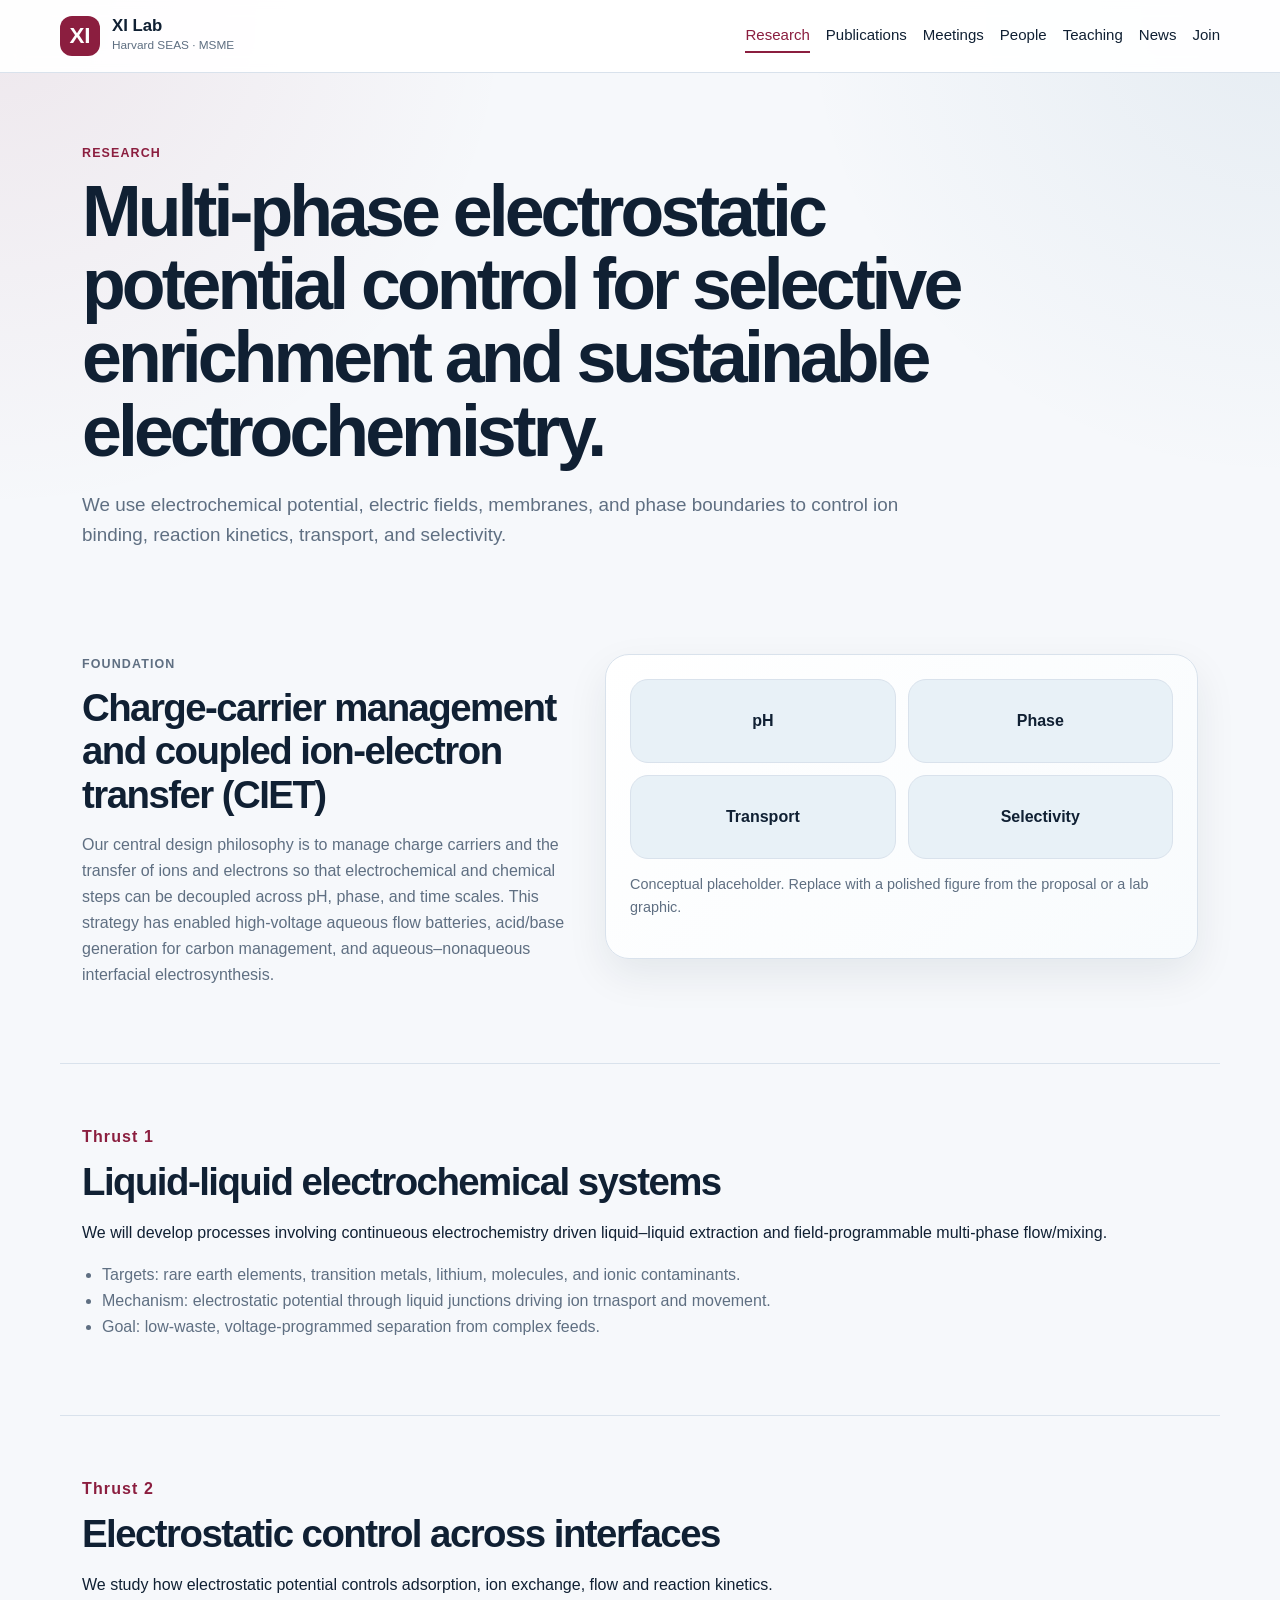
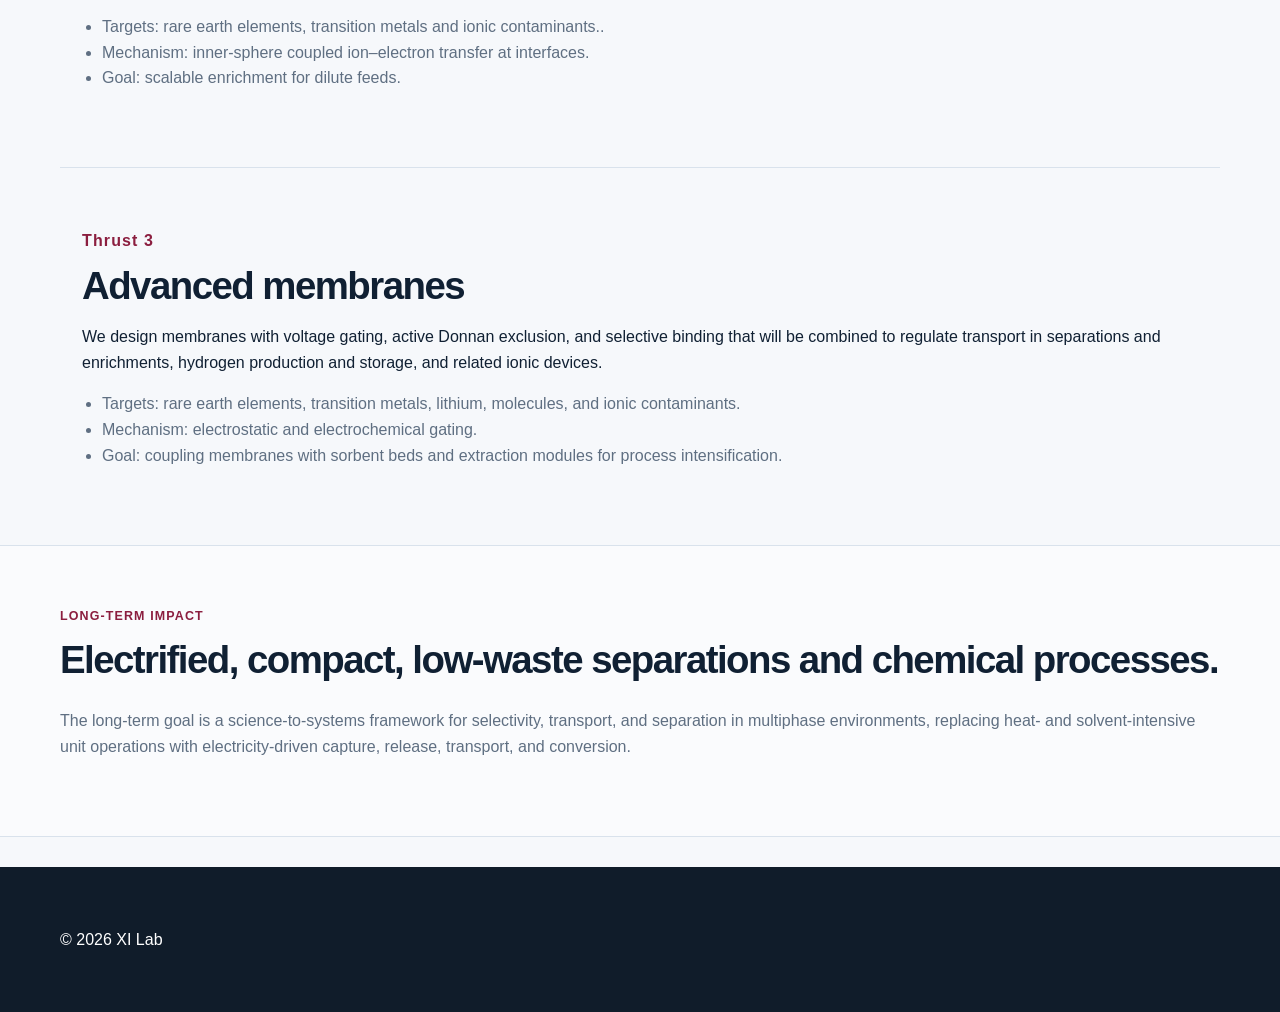
<file: research.html>
<!DOCTYPE html>
<html lang="en">
<head>
  <meta charset="UTF-8" />
  <meta name="viewport" content="width=device-width, initial-scale=1.0" />
  <title>Research | XI Lab</title>
  <meta name="description" content="Research directions of the Xi Lab" />
  <link rel="stylesheet" href="styles.css" />
</head>
<body>
  <header class="site-header">
    <a class="brand" href="index.html"><span class="brand-mark">XI</span><span><strong>XI Lab</strong><small>Harvard SEAS · MSME</small></span></a>
    <nav class="nav" aria-label="Main navigation">
      <a class="active" href="research.html">Research</a>
      <a href="publications.html">Publications</a>
      <a href="meetings.html">Meetings</a>
      <a href="people.html">People</a>
      <a href="teaching.html">Teaching</a>
      <a href="news.html">News</a>
      <a href="join.html">Join</a>
    </nav>
  </header>

  <main class="page">
    <section class="page-hero">
      <p class="eyebrow">Research</p>
      <h1>Multi-phase electrostatic potential control for selective enrichment and sustainable electrochemistry.</h1>
      <p class="lead">
        We use electrochemical potential, electric fields, membranes, and phase boundaries
        to control ion binding, reaction kinetics, transport, and selectivity.
      </p>
    </section>

    <section class="section split">
      <div>
        <p class="eyebrow">Foundation</p>
        <h2>Charge-carrier management and coupled ion-electron transfer (CIET)</h2>
        <p>
          Our central design philosophy is to manage charge carriers and the transfer of ions and electrons so that
          electrochemical and chemical steps can be decoupled across pH, phase, and
          time scales. This strategy has enabled high-voltage aqueous flow batteries,
          acid/base generation for carbon management, and aqueous–nonaqueous
          interfacial electrosynthesis.
        </p>
      </div>
      <div class="diagram-card">
        <div class="mini-diagram">
          <span>pH</span>
          <span>Phase</span>
          <span>Transport</span>
          <span>Selectivity</span>
        </div>
        <p class="caption">Conceptual placeholder. Replace with a polished figure from the proposal or a lab graphic.</p>
      </div>
    </section>

    <section id="liquid" class="section research-detail">
      <div class="research-label">Thrust 1</div>
      <h2>Liquid-liquid electrochemical systems</h2>
      <p>
        We will develop processes involving continueous electrochemistry driven liquid–liquid extraction and field-programmable multi-phase flow/mixing.
      </p>
      <ul class="clean-list">
        <li>Targets: rare earth elements, transition metals, lithium, molecules, and ionic contaminants.</li>
        <li>Mechanism: electrostatic potential through liquid junctions driving ion trnasport and movement.</li>
        <li>Goal: low-waste, voltage-programmed separation from complex feeds.</li>
      </ul>
    </section>

    <section id="solid" class="section research-detail">
      <div class="research-label">Thrust 2</div>
      <h2>Electrostatic control across interfaces</h2>
      <p>
        We study how electrostatic potential controls adsorption, ion exchange, flow and reaction kinetics. 
      </p>
      <ul class="clean-list">
        <li>Targets: rare earth elements, transition metals and ionic contaminants..</li>
        <li>Mechanism: inner-sphere coupled ion–electron transfer at interfaces.</li>
        <li>Goal: scalable enrichment for dilute feeds.</li>
      </ul>
    </section>

    <section id="membranes" class="section research-detail">
      <div class="research-label">Thrust 3</div>
      <h2>Advanced membranes</h2>
      <p>
        We design membranes with voltage gating, active Donnan exclusion, and
        selective binding that will be combined to regulate transport in separations and enrichments, hydrogen production and storage, and related ionic devices.
      </p>
      <ul class="clean-list">
        <li>Targets: rare earth elements, transition metals, lithium, molecules, and ionic contaminants.</li>
        <li>Mechanism: electrostatic and electrochemical gating.</li>
        <li>Goal: coupling membranes with sorbent beds and extraction modules for process intensification.</li>
      </ul>
    </section>

    <section class="section alt">
      <div class="section-heading">
        <p class="eyebrow">Long-term impact</p>
        <h2>Electrified, compact, low-waste separations and chemical processes.</h2>
      </div>
      <p class="wide-text">
        The long-term goal is a science-to-systems framework for selectivity,
        transport, and separation in multiphase environments, replacing heat- and
        solvent-intensive unit operations with electricity-driven capture, release,
        transport, and conversion.
      </p>
    </section>
  </main>

  <footer class="footer small-footer"><p>© <span id="year"></span> XI Lab</p></footer>
  <script>document.getElementById("year").textContent = new Date().getFullYear();</script>
</body>
</html>
</file>
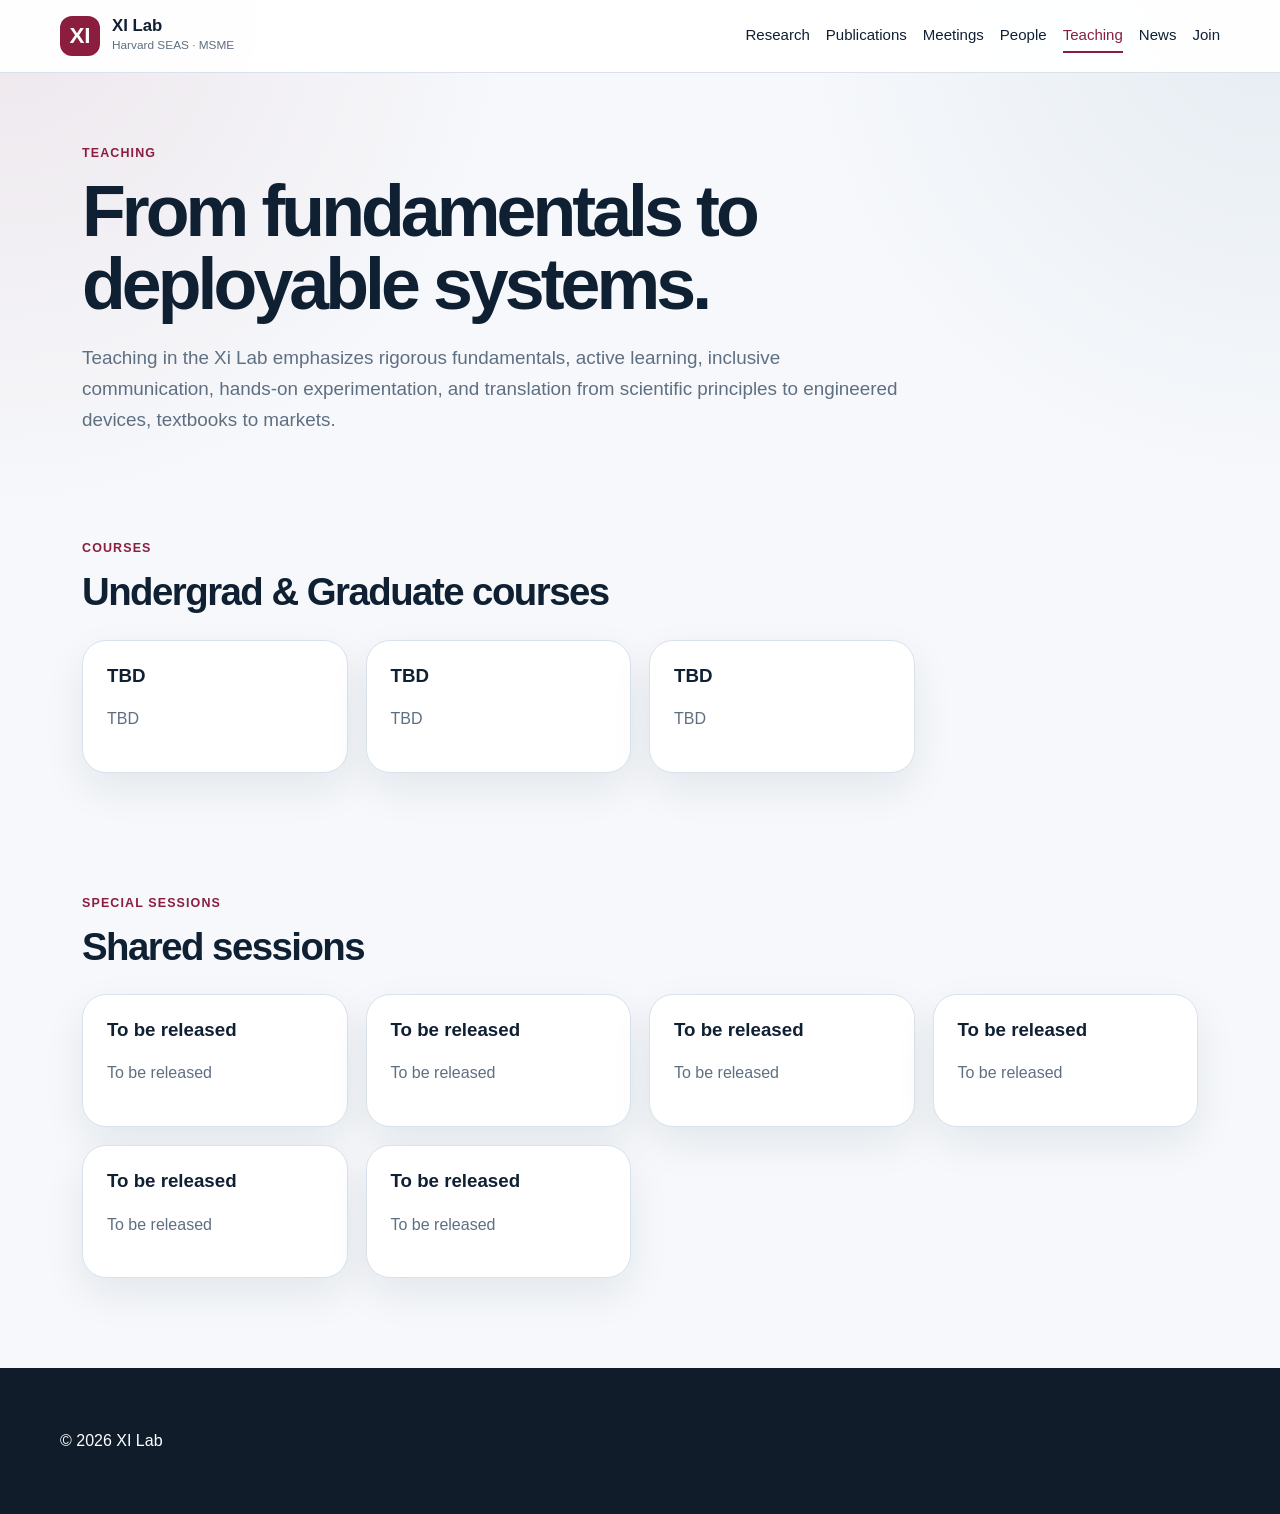
<file: teaching.html>
<!DOCTYPE html>
<html lang="en">
<head>
  <meta charset="UTF-8" />
  <meta name="viewport" content="width=device-width, initial-scale=1.0" />
  <title>Teaching | XI Lab</title>
  <meta name="description" content="Teaching and mentoring philosophy of Dawei Xi." />
  <link rel="stylesheet" href="styles.css" />
</head>
<body>
  <header class="site-header">
    <a class="brand" href="index.html"><span class="brand-mark">XI</span><span><strong>XI Lab</strong><small>Harvard SEAS · MSME</small></span></a>
    <nav class="nav" aria-label="Main navigation">
      <a href="research.html">Research</a>
      <a href="publications.html">Publications</a>
      <a href="meetings.html">Meetings</a>
      <a href="people.html">People</a>
      <a class="active" href="teaching.html">Teaching</a>
      <a href="news.html">News</a>
      <a href="join.html">Join</a>
    </nav>
  </header>

  <main class="page">
    <section class="page-hero">
      <p class="eyebrow">Teaching</p>
      <h1>From fundamentals to deployable systems.</h1>
      <p class="lead">
        Teaching in the Xi Lab emphasizes rigorous fundamentals, active learning,
        inclusive communication, hands-on experimentation, and translation from
        scientific principles to engineered devices, textbooks to markets.
      </p>
    </section>

    <section class="section">
      <div class="section-heading">
        <p class="eyebrow">Courses</p>
        <h2>Undergrad & Graduate courses</h2>
      </div>
      <div class="feature-grid">
        <article class="feature"><h3>TBD</h3><p>TBD</p></article>
        <article class="feature"><h3>TBD</h3><p>TBD</p></article>
        <article class="feature"><h3>TBD</h3><p>TBD</p></article>
      </div>
    </section>

    <section class="section">
      <div class="section-heading">
        <p class="eyebrow">Special sessions</p>
        <h2>Shared sessions</h2>
      </div>
      <div class="feature-grid">
        <article class="research-card"><h3>To be released</h3><p>To be released</p></article>
        <article class="research-card"><h3>To be released</h3><p>To be released</p></article>
        <article class="research-card"><h3>To be released</h3><p>To be released</p></article>
        <article class="research-card"><h3>To be released</h3><p>To be released</p></article>
        <article class="research-card"><h3>To be released</h3><p>To be released</p></article>
        <article class="research-card"><h3>To be released</h3><p>To be released</p></article>
      </div>
    </section>
  </main>

  <footer class="footer small-footer"><p>© <span id="year"></span> XI Lab</p></footer>
  <script>document.getElementById("year").textContent = new Date().getFullYear();</script>
</body>
</html>
</file>
<file: styles.css>
:root {
  --ink: #102033;
  --muted: #5f6f82;
  --bg: #f6f8fb;
  --card: #ffffff;
  --line: #d9e2ec;
  --accent: #8b1e3f;
  --accent-2: #1f5f8b;
  --soft: #f2e8ec;
  --soft-blue: #e8f1f7;
  --max: 1160px;
  --radius: 24px;
  --shadow: 0 16px 40px rgba(16, 32, 51, 0.08);
}

* { box-sizing: border-box; }

html { scroll-behavior: smooth; }

body {
  margin: 0;
  font-family: Arial, Helvetica, sans-serif;
  color: var(--ink);
  background:
    radial-gradient(circle at top left, rgba(139, 30, 63, 0.08), transparent 32rem),
    radial-gradient(circle at top right, rgba(31, 95, 139, 0.08), transparent 30rem),
    var(--bg);
  line-height: 1.62;
}

a { color: var(--accent-2); text-decoration: none; }
a:hover { text-decoration: underline; }

.skip-link {
  position: absolute;
  left: -999px;
  top: 0;
  background: white;
  padding: 8px;
}
.skip-link:focus { left: 8px; z-index: 100; }

.site-header {
  position: sticky;
  top: 0;
  z-index: 20;
  display: flex;
  align-items: center;
  justify-content: space-between;
  gap: 24px;
  padding: 16px max(22px, calc((100vw - var(--max)) / 2));
  background: rgba(255, 255, 255, 0.94);
  backdrop-filter: blur(10px);
  border-bottom: 1px solid var(--line);
}

.brand {
  display: flex;
  align-items: center;
  gap: 12px;
  color: var(--ink);
  min-width: max-content;
}

.brand:hover { text-decoration: none; }

.brand-mark {
  display: grid;
  place-items: center;
  width: 40px;
  height: 40px;
  border-radius: 12px;
  background: var(--accent);
  color: white;
  font-size: 1.4rem;
  font-weight: 700;
}

.brand strong {
  display: block;
  line-height: 1.1;
  font-size: 1.05rem;
}

.brand small {
  display: block;
  color: var(--muted);
  font-size: 0.74rem;
}

.nav {
  display: flex;
  flex-wrap: wrap;
  justify-content: flex-end;
  gap: 16px;
  font-size: 0.94rem;
}

.nav a {
  color: var(--ink);
  padding: 4px 0;
  border-bottom: 2px solid transparent;
}
.nav a.active,
.nav a:hover {
  color: var(--accent);
  border-bottom-color: var(--accent);
  text-decoration: none;
}

.hero {
  max-width: var(--max);
  margin: 0 auto;
  padding: 88px 22px 58px;
  display: grid;
  grid-template-columns: minmax(0, 1.5fr) 340px;
  gap: 48px;
  align-items: center;
}

.hero-copy h1,
.page-hero h1 {
  font-size: clamp(2.4rem, 5.6vw, 4.8rem);
  letter-spacing: -0.055em;
  line-height: 1.02;
  margin: 0 0 22px;
}

.page-hero h1 { max-width: 960px; }

.lead {
  color: var(--muted);
  font-size: 1.18rem;
  max-width: 820px;
}

.eyebrow {
  margin: 0 0 12px;
  color: var(--accent);
  font-weight: 800;
  text-transform: uppercase;
  letter-spacing: 0.09em;
  font-size: 0.78rem;
}

.button-row {
  display: flex;
  flex-wrap: wrap;
  gap: 12px;
  margin-top: 30px;
}

.button {
  display: inline-block;
  padding: 12px 18px;
  border-radius: 999px;
  font-weight: 800;
  border: 1px solid var(--line);
}

.button.primary {
  background: var(--accent);
  color: white;
  border-color: var(--accent);
}

.button.secondary {
  background: white;
  color: var(--ink);
}

.button:hover { text-decoration: none; transform: translateY(-1px); }

.hero-panel,
.feature,
.research-card,
.publication,
.person-card,
.diagram-card,
.callout,
.stat {
  background: var(--card);
  border: 1px solid var(--line);
  border-radius: var(--radius);
  box-shadow: var(--shadow);
}

.hero-panel {
  padding: 22px;
}

.portrait-placeholder,
.person-photo,
.toc-placeholder {
  display: grid;
  place-items: center;
  text-align: center;
  color: var(--muted);
  background:
    linear-gradient(135deg, var(--soft), var(--soft-blue));
  border: 1px dashed #9fb2c4;
}

.toc-image {
  display: block;
  width: 100%;
  max-width: 320px;
  height: 210px;
  object-fit: contain;
  object-position: center;
  background: white;
  border: 1px solid var(--line);
  border-radius: 18px;
  padding: 10px;
  margin: 0 auto;
}

.portrait-placeholder {
  aspect-ratio: 4 / 5;
  border-radius: 18px;
  margin-bottom: 20px;
}

.portrait-placeholder span,
.toc-file {
  font-size: 0.82rem;
  color: #74879a;
}

.small { font-size: 0.92rem; color: var(--muted); }
.muted { color: #b7c3ce; }

.section {
  max-width: var(--max);
  margin: 0 auto;
  padding: 60px 22px;
}

.section.compact { padding-top: 34px; }

.section.alt {
  background: rgba(255,255,255,0.52);
  border-top: 1px solid var(--line);
  border-bottom: 1px solid var(--line);
  max-width: none;
  padding-left: max(22px, calc((100vw - var(--max)) / 2));
  padding-right: max(22px, calc((100vw - var(--max)) / 2));
}

.section-heading {
  margin-bottom: 26px;
}

.section-heading h2,
.split h2,
.research-detail h2 {
  font-size: clamp(1.8rem, 3vw, 2.7rem);
  letter-spacing: -0.04em;
  line-height: 1.13;
  margin: 0 0 14px;
}

.feature-grid,
.research-cards,
.people-grid,
.stat-grid {
  display: grid;
  gap: 18px;
}

.feature-grid {
  grid-template-columns: repeat(4, 1fr);
}

.feature,
.research-card,
.person-card,
.callout,
.diagram-card {
  padding: 24px;
}

.feature h3,
.research-card h3,
.publication h3,
.news-item h2,
.person-card h2 {
  line-height: 1.2;
  margin-top: 0;
}

.feature p,
.research-card p,
.publication p,
.person-card p,
.news-item p,
.split p,
.wide-text,
.clean-list {
  color: var(--muted);
}

.split {
  display: grid;
  grid-template-columns: 0.9fr 1.1fr;
  gap: 38px;
  align-items: start;
}

.stat-grid {
  grid-template-columns: repeat(2, 1fr);
}

.stat {
  padding: 22px;
}

.stat strong {
  display: block;
  color: var(--accent);
  font-size: 1.75rem;
  line-height: 1.1;
  margin-bottom: 8px;
}

.stat span {
  color: var(--muted);
}

.research-cards {
  grid-template-columns: repeat(3, 1fr);
}

.card-number,
.research-label {
  display: inline-block;
  color: var(--accent);
  font-weight: 900;
  letter-spacing: 0.07em;
  margin-bottom: 10px;
}

.page {
  min-height: 72vh;
}

.page-hero {
  max-width: var(--max);
  margin: 0 auto;
  padding: 70px 22px 24px;
}

.research-detail {
  border-top: 1px solid var(--line);
}

.clean-list {
  padding-left: 20px;
}

.clean-list.columns {
  columns: 2;
  column-gap: 48px;
}

.diagram-card {
  background: linear-gradient(135deg, white, #f8fbfd);
}

.mini-diagram {
  display: grid;
  grid-template-columns: repeat(2, 1fr);
  gap: 12px;
}

.mini-diagram span {
  min-height: 84px;
  display: grid;
  place-items: center;
  background: var(--soft-blue);
  border: 1px solid var(--line);
  border-radius: 18px;
  font-weight: 800;
}

.caption {
  color: var(--muted);
  font-size: 0.9rem;
}

.publication-list {
  display: grid;
  gap: 18px;
}

.publication {
  display: grid;
  grid-template-columns: 230px minmax(0, 1fr);
  gap: 24px;
  padding: 20px;
}
.publication.no-toc {
  grid-template-columns: 1fr;
}

.publication.no-toc .pub-body {
  max-width: 900px;
}

.publication.no-toc .pub-links {
  margin-top: 12px;
}

.toc-placeholder {
  min-height: 160px;
  border-radius: 18px;
  padding: 16px;
}

.toc-label {
  font-weight: 800;
  color: var(--accent);
}

.pub-meta {
  margin: 0 0 8px;
  font-weight: 800;
  font-size: 0.88rem;
  color: var(--accent-2);
}

.authors {
  margin-top: -6px;
  font-size: 0.96rem;
}

.pub-links {
  display: flex;
  flex-wrap: wrap;
  gap: 14px;
  font-weight: 800;
}

.table-wrap {
  overflow-x: auto;
  background: white;
  border: 1px solid var(--line);
  border-radius: var(--radius);
  box-shadow: var(--shadow);
}

.talk-table {
  width: 100%;
  border-collapse: collapse;
  min-width: 760px;
}

.talk-table th,
.talk-table td {
  padding: 14px 16px;
  text-align: left;
  vertical-align: top;
  border-bottom: 1px solid var(--line);
}

.talk-table th {
  background: #f0f4f7;
  color: var(--ink);
}

.people-grid {
  grid-template-columns: 1fr 1fr;
}

.person-photo {
  height: 220px;
  border-radius: 18px;
  margin-bottom: 20px;
}

.portrait-image {
  display: block;
  width: 100%;
  max-width: 360px;
  aspect-ratio: 4 / 5;
  object-fit: cover;
  object-position: center;
  border-radius: 18px;
  margin: 0 auto 20px auto;
}

.role {
  color: var(--accent);
  font-weight: 800;
}

.muted-card {
  background: linear-gradient(135deg, white, #f7fbfd);
}

.news-list {
  display: grid;
  gap: 18px;
}

.news-item {
  display: grid;
  grid-template-columns: 120px 1fr;
  gap: 22px;
  padding: 24px;
  background: white;
  border: 1px solid var(--line);
  border-radius: var(--radius);
  box-shadow: var(--shadow);
}

.news-item time {
  color: var(--accent);
  font-weight: 900;
  font-size: 1.1rem;
}

.callout.wide {
  max-width: 840px;
}

.footer {
  margin-top: 64px;
  padding: 44px max(22px, calc((100vw - var(--max)) / 2));
  background: #101c2a;
  color: white;
}

.footer h2 { margin-top: 0; }
.footer a { color: #d5e9ff; }
.footer-links {
  display: flex;
  flex-wrap: wrap;
  gap: 18px;
  margin: 24px 0;
}
.small-footer { margin-top: 30px; }

@media (max-width: 980px) {
  .hero,
  .split {
    grid-template-columns: 1fr;
  }
  .hero {
    padding-top: 54px;
  }
  .hero-panel {
    max-width: 420px;
  }
  .feature-grid,
  .research-cards {
    grid-template-columns: repeat(2, 1fr);
  }
  .publication {
    grid-template-columns: 1fr;
  }
  .toc-placeholder {
    min-height: 210px;
  }
}

@media (max-width: 680px) {
  .site-header {
    position: static;
    align-items: flex-start;
    flex-direction: column;
  }
  .nav {
    justify-content: flex-start;
    gap: 12px;
  }
  .feature-grid,
  .research-cards,
  .people-grid,
  .stat-grid {
    grid-template-columns: 1fr;
  }
  .news-item {
    grid-template-columns: 1fr;
  }
  .clean-list.columns {
    columns: 1;
  }
}
</file>
